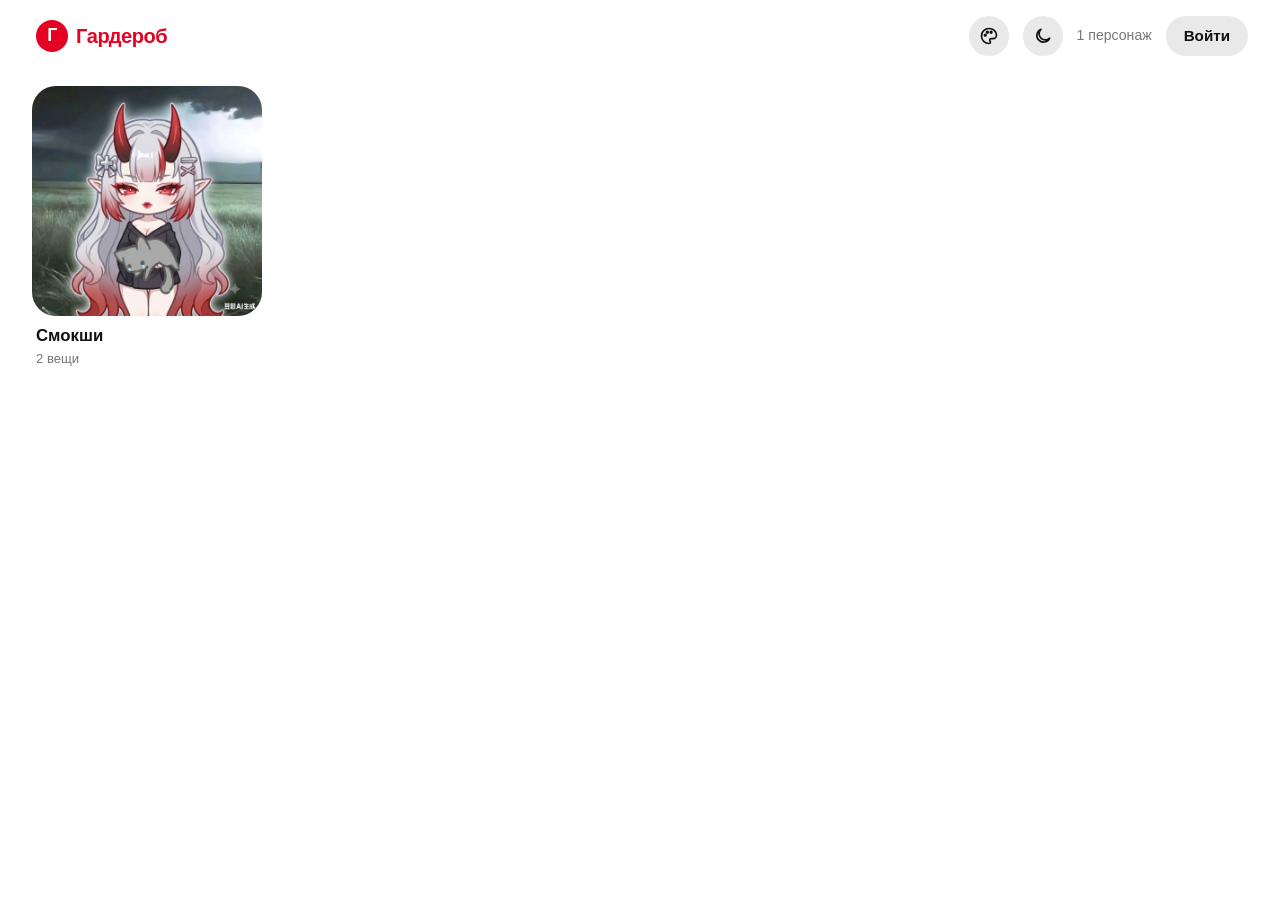
<file: index.html>
<!doctype html>
<html lang="ru">
<head>
  <meta charset="utf-8">
  <meta name="viewport" content="width=device-width, initial-scale=1">
  <meta name="theme-color" content="#ffffff">
  <meta name="robots" content="noindex">

  <title>Гардероб</title>
  <script>try{var t=localStorage.getItem('wardrobe-theme')||(matchMedia('(prefers-color-scheme:dark)').matches?'dark':'light');document.documentElement.dataset.theme=t;}catch(e){}try{var s=localStorage.getItem('wardrobe-style');document.documentElement.dataset.style=(s==='youtube'||s==='vk'||s==='icq')?s:'pinterest';}catch(e){document.documentElement.dataset.style='pinterest';}</script>
  <link rel="stylesheet" href="style.css?v=9">
</head>
<body>
  <header class="top">
    <div class="top-in">
      <h1 class="logo"><a href="./"><i>Г</i><b>Гардероб</b></a></h1>
      <label class="search" id="search" hidden>
        <svg viewBox="0 0 24 24" fill="none" stroke="currentColor" stroke-width="2.4" stroke-linecap="round" aria-hidden="true"><circle cx="10.5" cy="10.5" r="6.5"/><path d="M15.5 15.5L21 21"/></svg>
        <input class="find" id="q" type="search" placeholder="Найти вещь" aria-label="Поиск" autocomplete="off" spellcheck="false">
      </label>
      <div class="side"><div class="stylewrap"><button class="theme" id="style" type="button" aria-label="Стиль сайта" title="Стиль сайта" aria-haspopup="menu" aria-expanded="false"><svg viewBox="0 0 24 24" fill="none" stroke="currentColor" stroke-width="2" stroke-linecap="round" stroke-linejoin="round" aria-hidden="true"><path d="M12 3a9 9 0 1 0 0 18c1.1 0 1.8-.8 1.8-1.7 0-.5-.2-.9-.5-1.2-.3-.3-.5-.7-.5-1.2 0-.9.8-1.7 1.7-1.7H17a4 4 0 0 0 4-4C21 6.4 17 3 12 3z"/><circle cx="7.5" cy="11" r="1"/><circle cx="10" cy="7.5" r="1"/><circle cx="14.5" cy="7.5" r="1"/></svg></button><div class="menu" id="style-menu" role="menu" aria-label="Стиль сайта" hidden><p class="menu-h">Стиль сайта</p><button type="button" role="menuitemradio" data-pick="pinterest" aria-checked="true"><i class="ico ico-pin">P</i>Pinterest</button><button type="button" role="menuitemradio" data-pick="youtube" aria-checked="false"><i class="ico ico-yt"></i>YouTube</button><button type="button" role="menuitemradio" data-pick="vk" aria-checked="false"><i class="ico ico-vk">ВК</i>ВКонтакте 2010</button><button type="button" role="menuitemradio" data-pick="icq" aria-checked="false"><i class="ico ico-icq"></i>ICQ</button></div></div><button class="theme" id="theme" type="button" aria-label="Сменить тему" title="Светлая / тёмная тема"><svg class="moon" viewBox="0 0 24 24" fill="none" stroke="currentColor" stroke-width="2" stroke-linecap="round" stroke-linejoin="round" aria-hidden="true"><path d="M20 14.5A8 8 0 1 1 9.5 4a6.5 6.5 0 0 0 10.5 10.5z"/></svg><svg class="sun" viewBox="0 0 24 24" fill="none" stroke="currentColor" stroke-width="2" stroke-linecap="round" aria-hidden="true"><circle cx="12" cy="12" r="4"/><path d="M12 2v2M12 20v2M2 12h2M20 12h2M4.9 4.9l1.4 1.4M17.7 17.7l1.4 1.4M4.9 19.1l1.4-1.4M17.7 6.3l1.4-1.4"/></svg></button><p class="count" id="count"></p><nav><a href="admin.html">Войти</a></nav></div>
    </div>
  </header>

  <nav class="guide" id="guide" aria-label="Плейлисты"></nav>

  <div class="wrap" id="wrap">
    <div class="crumb" id="crumb" hidden>
      <a class="back" href="#">Все персонажи</a>
      <span class="pl-cover" id="pl-cover" hidden><img id="pl-img" alt=""></span>
      <h2 id="cname"></h2>
      <p class="pl-meta" id="pl-meta"></p>
      <p class="cnote" id="cnote" hidden></p>
    </div>

    <section class="watch" id="watch" aria-label="Просмотр" hidden></section>

    <section class="spectrum" id="spectrum" aria-label="Цвета в гардеробе" hidden>
      <div class="bar" id="bar"></div>
      <p class="spectrum-note" id="spec-note"></p>
    </section>

    <section class="controls" id="controls" aria-label="Фильтры" hidden>
      <div class="tabs" id="tabs" role="group" aria-label="Категории"></div>
      <div class="row2">
        <div class="seasons" id="seasons" role="group" aria-label="Сезон"></div>
        <select class="sort" id="sort" aria-label="Порядок">
          <option value="new">Сначала новые</option>
          <option value="old">Сначала старые</option>
          <option value="name">По названию</option>
        </select>
        <button class="rnd" id="rnd" type="button" title="Случайная вещь">Что надеть?</button>
        <button class="reset" id="reset" type="button" hidden>Сбросить</button>
      </div>
    </section>

    <main>
      <div class="grid" id="grid"></div>
      <div class="empty" id="empty" hidden></div>
    </main>

    <section class="wall" id="wall" aria-label="Стена" hidden></section>
  </div>

  <section class="icq" id="icq" aria-label="ICQ" hidden></section>

  <dialog id="modal" aria-label="Вещь">
    <form method="dialog"><button class="x" aria-label="Закрыть">×</button></form>
    <div id="modal-body"></div>
  </dialog>

  <script src="config.js?v=5"></script>
  <script src="smileys.js?v=1"></script>
  <script src="wall.js?v=4"></script>
  <script src="app.js?v=8"></script>
  <script src="icq.js?v=1"></script>
  <script src="theme.js?v=7"></script>
</body>
</html>
</file>
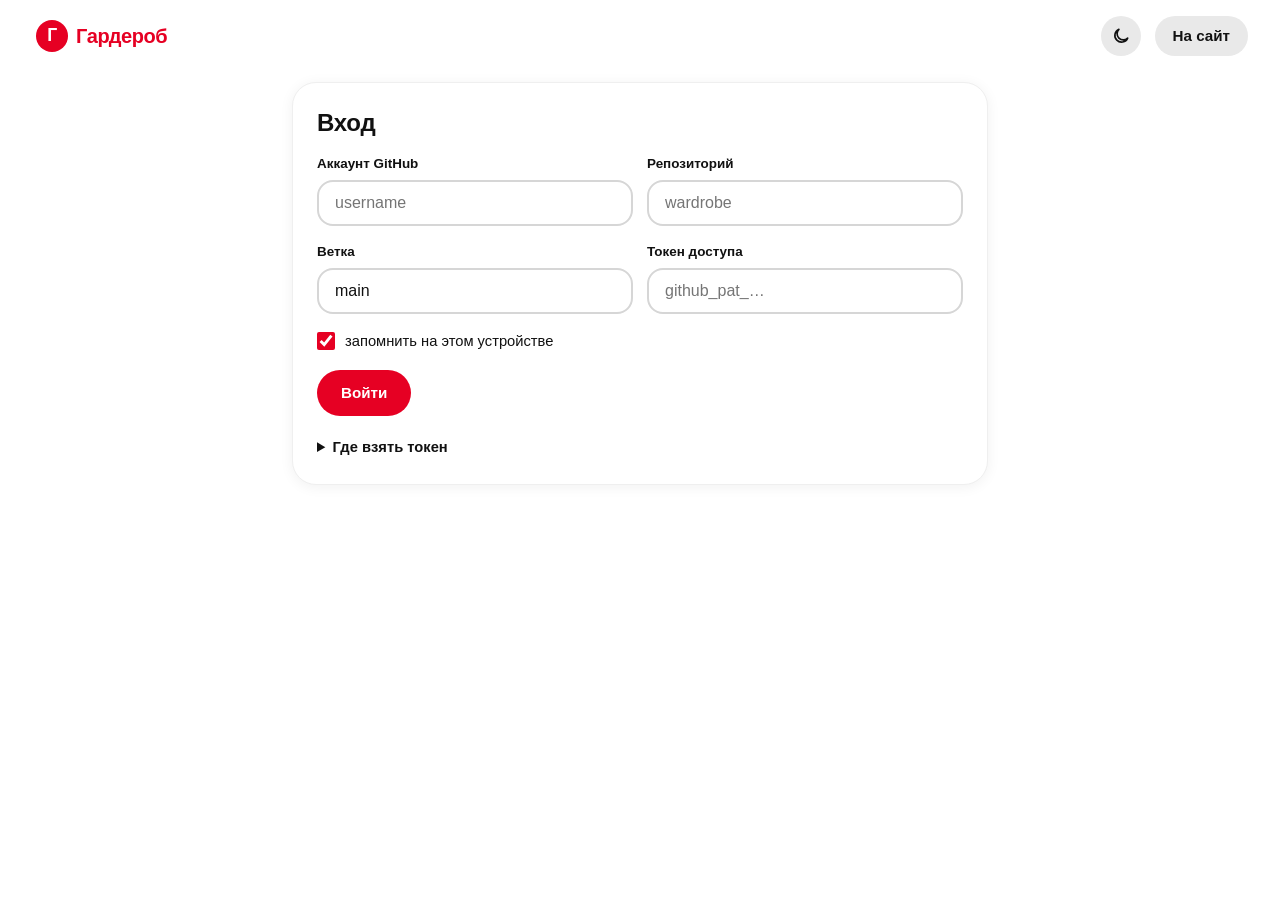
<file: admin.html>
<!doctype html>
<html lang="ru">
<head>
  <meta charset="utf-8">
  <meta name="viewport" content="width=device-width, initial-scale=1">
  <meta name="theme-color" content="#ffffff">
  <meta name="robots" content="noindex,nofollow">
  <title>Гардероб · админка</title>
  <script>try{var t=localStorage.getItem('wardrobe-theme')||(matchMedia('(prefers-color-scheme:dark)').matches?'dark':'light');document.documentElement.dataset.theme=t;}catch(e){}try{var s=localStorage.getItem('wardrobe-style');document.documentElement.dataset.style=(s==='youtube'||s==='vk')?s:'pinterest';}catch(e){document.documentElement.dataset.style='pinterest';}</script>
  <link rel="stylesheet" href="style.css?v=7">
</head>
<body>
  <header class="top">
    <div class="top-in">
      <h1 class="logo"><a href="./"><i>Г</i><b>Гардероб</b></a></h1>
      <div class="side"><button class="theme" id="theme" type="button" aria-label="Сменить тему" title="Светлая / тёмная тема"><svg class="moon" viewBox="0 0 24 24" fill="none" stroke="currentColor" stroke-width="2" stroke-linecap="round" stroke-linejoin="round" aria-hidden="true"><path d="M20 14.5A8 8 0 1 1 9.5 4a6.5 6.5 0 0 0 10.5 10.5z"/></svg><svg class="sun" viewBox="0 0 24 24" fill="none" stroke="currentColor" stroke-width="2" stroke-linecap="round" aria-hidden="true"><circle cx="12" cy="12" r="4"/><path d="M12 2v2M12 20v2M2 12h2M20 12h2M4.9 4.9l1.4 1.4M17.7 17.7l1.4 1.4M4.9 19.1l1.4-1.4M17.7 6.3l1.4-1.4"/></svg></button><nav><a href="./">На сайт</a></nav></div>
    </div>
  </header>

  <main class="admin">
    <p id="status" class="status" role="status" hidden></p>

    <!-- 1. ВХОД -->
    <section class="panel" id="p-connect">
      <h2>Вход</h2>
      <div class="two">
        <label class="field">Аккаунт GitHub<input id="owner" placeholder="username" autocapitalize="off" autocorrect="off"></label>
        <label class="field">Репозиторий<input id="repo" placeholder="wardrobe" autocapitalize="off" autocorrect="off"></label>
      </div>
      <div class="two">
        <label class="field">Ветка<input id="branch" value="main" autocapitalize="off"></label>
        <label class="field">Токен доступа<input id="token" type="password" placeholder="github_pat_…" autocomplete="off"></label>
      </div>
      <label class="check"><input type="checkbox" id="remember" checked> запомнить на этом устройстве</label>
      <div class="row"><button class="btn" id="connect" type="button">Войти</button></div>

      <details>
        <summary>Где взять токен</summary>
        <ol>
          <li>Открой <a href="https://github.com/settings/personal-access-tokens/new" target="_blank" rel="noopener">создание токена</a>.</li>
          <li>Repository access: <b>Only select repositories</b>, выбери репозиторий гардероба.</li>
          <li>Permissions, Repository permissions: <b>Contents: Read and write</b>.</li>
          <li>Generate token, скопируй и вставь сюда.</li>
        </ol>
        <p class="small">Токен лежит только в твоём браузере и уходит только на api.github.com. Без него страница ничего не умеет, поэтому посторонние ничего не изменят.</p>
      </details>
    </section>

    <!-- 2. ПЕРСОНАЖИ -->
    <section class="panel" id="p-chars" hidden>
      <h2 id="c-title">Персонажи</h2>
      <p class="small">Шаг 1. Создай персонажей: у каждого свой гардероб, на сайте он открывается по нажатию на карточку.</p>
      <ul class="list" id="clist"></ul>
      <form id="cform" autocomplete="off" style="margin-top:22px">
        <span class="lbl" id="c-form-title">Новый персонаж</span>
        <div class="cover-row">
          <div class="cover-prev" id="c-prev"></div>
          <div class="cover-side">
            <button class="btn ghost" id="c-add-img" type="button">Выбрать обложку</button>
            <input id="c-file" type="file" accept="image/*" hidden>
            <p class="small">Портрет или арт персонажа. Можно без обложки.</p>
          </div>
        </div>
        <label class="field" style="margin-top:18px">Имя<input id="c-name" required placeholder="Лилия"></label>
        <label class="field">Короткая подпись<input id="c-note" placeholder="Необязательно: кто она, откуда"></label>
        <div class="row">
          <button class="btn" id="c-submit" type="submit">Добавить персонажа</button>
          <button class="btn ghost" id="c-cancel" type="button" hidden>Отмена</button>
        </div>
      </form>
    </section>

    <!-- 3. КАТЕГОРИИ -->
    <section class="panel" id="p-cats" hidden>
      <h2>Категории</h2>
      <p class="small">Шаг 2. Создай категории один раз: потом при добавлении вещи они выбираются из списка. Они общие для всех персонажей.</p>
      <div class="chips" id="catlist"></div>
      <form id="catform" class="inline" autocomplete="off">
        <input id="cat-new" placeholder="Новая категория, например Корсеты" aria-label="Новая категория">
        <button class="btn" type="submit">Добавить</button>
      </form>
    </section>

    <!-- 4. ДОБАВИТЬ -->
    <section class="panel" id="p-add" hidden>
      <h2 id="form-title">Новая вещь</h2>
      <p class="small" style="margin:-8px 0 18px">Шаг 3. Выбери персонажа и категорию из созданных выше.</p>
      <form id="form" autocomplete="off">
        <div class="imgs">
          <span class="lbl">Фото. Первое станет обложкой, чтобы выбрать другое, нажми на него.</span>
          <div class="thumbs" id="thumbs"></div>
          <button class="btn ghost" id="add-img" type="button">Добавить фото</button>
          <input id="f-files" type="file" accept="image/*" multiple hidden>
          <p class="small">До 8 фото. Перед загрузкой сжимаются в webp.</p>
        </div>

        <label class="field" style="margin-top:22px">Название<input id="f-name" required placeholder="Чёрный свитер оверсайз"></label>

        <div class="two">
          <label class="field">Персонаж<select id="f-char" required></select></label>
          <label class="field">Категория<select id="f-cat" required></select></label>
        </div>
        <p class="small" id="f-hint" hidden></p>

        <div class="pick">
          <span class="lbl">Цвет. До двух, первый считается основным.</span>
          <div class="palette" id="palette"></div>
        </div>

        <div class="pick">
          <span class="lbl">Сезон</span>
          <div class="pills" id="seasons"></div>
        </div>

        <label class="field">Теги через запятую<input id="f-tags" placeholder="оверсайз, шерсть"></label>
        <div class="sug" id="sug"></div>

        <label class="field">Заметка<textarea id="f-note" rows="3" placeholder="Бренд, размер, где куплено, как стирать"></textarea></label>

        <div class="row">
          <button class="btn" id="submit" type="submit">Добавить в гардероб</button>
          <button class="btn ghost" id="cancel" type="button" hidden>Отмена</button>
        </div>
      </form>
    </section>

    <!-- 5. СПИСОК -->
    <section class="panel" id="p-list" hidden>
      <h2>В гардеробе <span id="n" class="small"></span></h2>
      <ul class="list" id="list"></ul>
      <p class="small">После сохранения сайт обновляется примерно через минуту.</p>
    </section>
  </main>

  <script src="config.js?v=3"></script>
  <script src="admin.js?v=3"></script>
  <script src="theme.js?v=6"></script>
</body>
</html>
</file>
<file: style.css>
/* ============================================================
   ГАРДЕРОБ — в стиле Pinterest
   белый фон, красный акцент, скруглённые карточки, масонри-лента
   ============================================================ */

/* ---------- основа ---------- */
:root{
  --paper:#fff;
  --elev:#fff;            /* карточки, поля, модалка */
  --surface:#f5f5f5;
  --chip:#e9e9e9;
  --chip-h:#dcdcdc;
  --ink:#111;
  --on-ink:#fff;
  --mute:#767676;
  --line:#efefef;
  --edge:#d6d6d6;
  --focus:#0074e8;
  --top-bg:rgba(255,255,255,.94);
  --note:#333;

  --red:#e60023;
  --red-d:#ad081b;
  --glow:rgba(230,0,35,.28);
  --on-red:#fff;

  --indigo:var(--red);    /* главный акцент (это имя читает админка) */
  --on-indigo:var(--on-red);
  --ok:#0a7f3f;
  --err:#cc0000;

  --r:16px;               /* радиус карточек */
  --gap:16px;

  --ui:-apple-system,BlinkMacSystemFont,'Segoe UI',Roboto,'Helvetica Neue',Helvetica,Arial,sans-serif;
  --display:var(--ui);    /* админка читает это имя */
  --jp:var(--ui);
}
/* тёмная тема: data-theme ставит скрипт в <head> */
:root[data-theme="dark"]{
  color-scheme:dark;
  --paper:#111;
  --elev:#1c1c1c;
  --surface:#191919;
  --chip:#2b2b2b;
  --chip-h:#3b3b3b;
  --ink:#f2f2f2;
  --on-ink:#111;
  --mute:#a3a3a3;
  --line:#2a2a2a;
  --edge:#454545;
  --focus:#5aa9ff;
  --top-bg:rgba(17,17,17,.92);
  --note:#d2d2d2;
}
*{box-sizing:border-box;margin:0;padding:0}
html{color-scheme:light;scroll-behavior:smooth}
body{
  min-height:100vh;
  background:var(--paper);
  color:var(--ink);
  font:400 16px/1.5 var(--ui);
  -webkit-font-smoothing:antialiased;
  overflow-x:clip;
}
a{color:inherit}
button,input,select,textarea{font:inherit;color:inherit}
button{cursor:pointer}
:focus-visible{outline:3px solid var(--focus);outline-offset:2px}
::selection{background:var(--red);color:var(--on-red)}
[hidden]{display:none!important}
.wrap{position:relative;max-width:1800px;margin:0 auto;padding:0 clamp(8px,2.5vw,32px)}
.wrap.narrow{max-width:760px;padding:0 clamp(16px,4vw,32px)}

/* ---------- шапка ---------- */
.top{position:sticky;top:0;z-index:30;background:var(--top-bg);backdrop-filter:saturate(1.4) blur(14px)}
.top-in{display:flex;align-items:center;gap:12px;max-width:1800px;height:72px;margin:0 auto;padding:0 clamp(12px,2.5vw,32px)}
.logo{flex:none;font-size:inherit;font-weight:inherit}
.logo a{display:inline-flex;align-items:center;gap:8px;padding:6px 10px 6px 4px;border-radius:999px;color:var(--red);text-decoration:none;font-size:1.25rem;font-weight:700;letter-spacing:-.02em;transition:background .15s}
.logo a:hover{background:var(--chip)}
.logo i{display:grid;place-items:center;width:32px;height:32px;border-radius:50%;background:var(--red);color:var(--on-red);font:700 1.1rem/1 var(--ui);font-style:normal}
.search{position:relative;flex:1;min-width:0}
.search svg{position:absolute;left:18px;top:50%;translate:0 -50%;width:18px;height:18px;color:var(--mute);pointer-events:none}
.find{display:block;width:100%;height:48px;padding:0 20px 0 46px;border:2px solid transparent;border-radius:999px;background:var(--chip);color:var(--ink);outline:0;transition:background .15s,border-color .15s}
.find::placeholder{color:var(--mute);opacity:1}
.find:hover{background:var(--chip-h)}
.find:focus{background:var(--elev);border-color:var(--focus)}
.find::-webkit-search-cancel-button{cursor:pointer}
.side{display:flex;align-items:center;gap:14px;margin-left:auto}
.count{color:var(--mute);font-size:.88rem;font-weight:500;white-space:nowrap}
.count:empty{display:none}
.top nav a{display:inline-flex;align-items:center;height:40px;padding:0 18px;border-radius:999px;background:var(--chip);color:var(--ink);text-decoration:none;font-size:.95rem;font-weight:600;transition:background .15s}
.top nav a:hover{background:var(--chip-h)}

.theme{display:grid;place-items:center;flex:none;width:40px;height:40px;border:0;border-radius:50%;background:var(--chip);color:var(--ink);transition:background .15s}
.theme:hover{background:var(--chip-h)}
.theme svg{width:20px;height:20px}
.theme .sun{display:none}
:root[data-theme="dark"] .theme .sun{display:block}
:root[data-theme="dark"] .theme .moon{display:none}

/* ---------- страница персонажа ---------- */
.crumb{display:flex;flex-direction:column;align-items:center;gap:6px;padding:18px 0 4px;text-align:center}
.back{align-self:flex-start;display:inline-flex;align-items:center;gap:8px;height:40px;padding:0 16px 0 12px;border-radius:999px;background:var(--chip);color:var(--ink);text-decoration:none;font-size:.9rem;font-weight:600;transition:background .15s}
.back::before{content:"←";font-size:1.1rem;line-height:1}
.back:hover{background:var(--chip-h)}
.crumb h2{margin-top:4px;font:700 clamp(1.9rem,5vw,2.6rem)/1.15 var(--ui);letter-spacing:-.02em}
.cnote{max-width:34em;color:var(--mute);font-size:1rem}

/* ---------- цветовая лента ---------- */
.spectrum{padding:18px 0 4px}
.bar{display:flex;height:44px;gap:4px}
.bar.reveal{animation:sweep .9s cubic-bezier(.3,.7,.2,1) both}
@keyframes sweep{from{clip-path:inset(0 100% 0 0 round 999px)}to{clip-path:inset(0 0 0 0 round 999px)}}
.seg{flex:var(--n) 1 0%;min-width:14px;border:0;border-radius:999px;padding:0 14px;display:flex;align-items:center;text-align:left;font-size:.78rem;line-height:1.1;color:#fff;box-shadow:inset 0 0 0 1px rgba(0,0,0,.06);transition:opacity .2s,transform .15s}
.seg.lt{color:#111}
.seg:hover{transform:translateY(-2px)}
.seg .l{display:none}
.seg.wide .l{display:flex;align-items:baseline;gap:6px;white-space:nowrap;overflow:hidden}
.seg .l b{font-weight:600;font-size:.82rem}
.bar.has-sel .seg:not(.on){opacity:.3}
.seg.on{box-shadow:inset 0 0 0 3px var(--ink)}
.seg:focus-visible{outline-offset:2px}
.spectrum-note{margin-top:10px;text-align:center;color:var(--mute);font-size:.88rem}
.spectrum-note:empty{display:none}

/* ---------- фильтры ---------- */
.controls{display:grid;gap:12px;padding:14px 0 6px}
.tabs{display:flex;gap:8px;overflow-x:auto;padding:2px 0 6px;scrollbar-width:none}
.tabs::-webkit-scrollbar{display:none}
.tab{flex:none;height:40px;padding:0 16px;border:0;border-radius:999px;background:var(--chip);color:var(--ink);font-size:.95rem;font-weight:600;white-space:nowrap;transition:background .15s,color .15s}
.tab .n{margin-left:6px;font-size:.78rem;font-weight:500;opacity:.55}
.tab:hover{background:var(--chip-h)}
.tab.on{background:var(--ink);color:var(--on-ink)}
.tab.on .n{opacity:.7}
.row2{display:flex;flex-wrap:wrap;align-items:center;gap:8px}
.seasons{display:flex;flex-wrap:wrap;gap:8px}
.pill{height:36px;padding:0 14px;border:1px solid var(--edge);border-radius:999px;background:var(--elev);color:var(--ink);font-size:.88rem;font-weight:600;transition:background .15s,color .15s,border-color .15s}
.pill:hover{background:var(--surface)}
.pill.on{background:var(--ink);border-color:var(--ink);color:var(--on-ink)}
.sort{margin-left:auto;height:40px;padding:0 14px;border:0;border-radius:999px;background:var(--chip);font-size:.9rem;font-weight:600;cursor:pointer;transition:background .15s}
.sort:hover{background:var(--chip-h)}
.sort option{background:var(--elev);color:var(--ink)}
.reset,.rnd{height:40px;padding:0 18px;border:0;border-radius:999px;font-size:.9rem;font-weight:600;transition:background .15s,transform .1s}
.rnd{background:var(--red);color:var(--on-red)}
.rnd:hover{background:var(--red-d)}
.reset{background:var(--chip);color:var(--ink)}
.reset:hover{background:var(--chip-h)}
.rnd:active,.reset:active{transform:scale(.97)}

/* ---------- лента (масонри) ---------- */
.grid{columns:2;column-gap:8px;padding:14px 0 80px}
@media (min-width:600px){.grid{columns:3;column-gap:var(--gap)}}
@media (min-width:960px){.grid{columns:4}}
@media (min-width:1280px){.grid{columns:5}}
@media (min-width:1640px){.grid{columns:6}}
.item{
  position:relative;display:block;width:100%;margin:0 0 var(--gap);padding:0;border:0;background:none;
  text-align:left;color:var(--ink);text-decoration:none;break-inside:avoid;
  animation:rise .5s cubic-bezier(.2,.8,.2,1) calc(var(--i,0) * 40ms) backwards;
}
@media (max-width:599px){.item{margin-bottom:12px}}
@keyframes rise{from{opacity:0;transform:translateY(14px)}}
.item:focus-visible{outline-offset:4px;border-radius:var(--r)}
.ph{position:relative;display:block;overflow:hidden;border-radius:var(--r);background:var(--chip);cursor:zoom-in}
.ph img{display:block;width:100%;height:auto}
.ph::after{content:"";position:absolute;inset:0;background:rgba(0,0,0,.36);opacity:0;transition:opacity .2s;pointer-events:none}
.item:hover .ph::after,.item:focus-visible .ph::after{opacity:1}
.ph .pin{position:absolute;z-index:2;top:12px;right:12px;height:40px;padding:0 16px;display:inline-flex;align-items:center;border-radius:999px;background:var(--red);color:var(--on-red);font-size:.9rem;font-weight:600;opacity:0;translate:0 -4px;transition:opacity .2s,translate .2s,background .15s}
.item:hover .pin,.item:focus-visible .pin{opacity:1;translate:0 0}
.ph .pin:hover{background:var(--red-d)}
.ph.noimg{display:grid;place-items:center;aspect-ratio:3/4;font:700 3rem var(--ui);color:rgba(0,0,0,.55)}
.ph .cnt{position:absolute;z-index:2;left:10px;bottom:10px;padding:2px 10px;border-radius:999px;background:rgba(255,255,255,.92);color:#111;font-size:.78rem;font-weight:600}
.nm{display:block;margin:8px 4px 0;font-size:.92rem;font-weight:600;line-height:1.25;text-wrap:balance;overflow-wrap:anywhere}
.sub{display:flex;align-items:center;justify-content:space-between;gap:10px;margin:5px 4px 0;min-height:16px}
.dots{display:inline-flex;align-items:center}
.dot{width:14px;height:14px;border-radius:50%;border:1px solid rgba(0,0,0,.18);margin-right:-4px;box-shadow:0 0 0 2px var(--paper)}
.dots .dot:last-child{margin-right:0}
.ssn{min-width:0;overflow:hidden;text-overflow:ellipsis;white-space:nowrap;color:var(--mute);font-size:.78rem}
.new{position:absolute;z-index:3;top:10px;left:10px;height:24px;padding:0 10px;display:inline-flex;align-items:center;border-radius:999px;background:var(--red);color:var(--on-red);font-size:.72rem;font-weight:700;letter-spacing:.02em;pointer-events:none}

/* карточка персонажа на главной — «доска» */
a.item.char{display:flex;flex-direction:column;text-decoration:none}
.item.char .kicker{order:2}
.item.char .cnote{order:3}
.item.char .ph{border-radius:24px}
.item.char .nm{margin-top:10px;font-size:1.05rem;font-weight:700}
.item.char .kicker{display:block;margin:2px 4px 0;color:var(--mute);font-size:.82rem}
.item.char .cnote{display:block;margin:4px 4px 0;font-size:.86rem;line-height:1.35;color:var(--mute)}

.empty{padding:70px 0 100px;max-width:30em;margin:0 auto;text-align:center}
.empty h2{font:700 clamp(1.5rem,4vw,2rem)/1.2 var(--ui);letter-spacing:-.01em;margin-bottom:10px}
.empty p{color:var(--mute);margin-bottom:20px}
.empty a,.empty button{display:inline-flex;align-items:center;height:44px;padding:0 24px;border:0;border-radius:999px;background:var(--red);color:var(--on-red);text-decoration:none;font-size:.95rem;font-weight:600}
.empty a:hover,.empty button:hover{background:var(--red-d)}

/* ---------- карточка вещи (как закрытый пин) ---------- */
dialog{margin:auto;width:100%;max-width:min(1016px,94vw);max-height:92vh;overflow:auto;padding:0;border:0;border-radius:32px;background:var(--elev);color:var(--ink);box-shadow:0 12px 60px rgba(0,0,0,.28)}
dialog[open]{animation:pop .3s cubic-bezier(.2,.8,.2,1)}
@keyframes pop{from{opacity:0;transform:translateY(16px) scale(.98)}}
dialog::backdrop{background:rgba(0,0,0,.6)}
.x{position:absolute;top:14px;right:14px;z-index:5;width:44px;height:44px;border:0;border-radius:50%;background:var(--elev);color:var(--ink);font-size:1.6rem;line-height:1;box-shadow:0 2px 10px rgba(0,0,0,.2);transition:background .15s}
.x:hover{background:var(--chip)}
.m{display:grid;grid-template-columns:minmax(0,1.1fr) minmax(0,1fr)}
.gal{min-width:0;background:var(--surface)}
.gm{display:grid;place-items:center;min-height:min(70vh,640px);padding:20px}
.gm img{display:block;max-width:100%;max-height:76vh;object-fit:contain;border-radius:24px}
.strip{display:flex;gap:10px;padding:0 20px 20px;overflow-x:auto}
.th{flex:0 0 64px;aspect-ratio:3/4;padding:0;border:2px solid transparent;border-radius:12px;overflow:hidden;background:var(--chip);opacity:.7;transition:opacity .15s,border-color .15s}
.th:hover{opacity:1}
.th img{display:block;width:100%;height:100%;object-fit:cover}
.th.on{opacity:1;border-color:var(--ink)}
.info{padding:56px 32px 28px;display:flex;flex-direction:column;gap:16px}
.info h2{font:700 clamp(1.7rem,3vw,2.2rem)/1.15 var(--ui);letter-spacing:-.02em;padding-right:36px}
.info .cat{align-self:flex-start;margin-top:-6px;padding:4px 12px;border-radius:999px;background:var(--chip);font-size:.82rem;font-weight:600}
.facts{display:grid;grid-template-columns:auto 1fr;gap:10px 20px;font-size:.95rem;padding-top:16px;border-top:1px solid var(--line)}
.facts dt{color:var(--mute);font-size:.84rem;font-weight:600;padding-top:.1em}
.facts .sw-line{display:flex;flex-wrap:wrap;align-items:center;gap:6px 14px}
.facts .sw-line span{display:inline-flex;align-items:center;gap:8px}
.facts .dot{width:16px;height:16px;margin:0;box-shadow:none}
.note{white-space:pre-wrap;padding:14px 16px;border-radius:16px;background:var(--surface);font-size:.95rem;line-height:1.55;color:var(--note)}
.mnav{display:flex;gap:10px;margin-top:auto;padding-top:12px}
.mnav button{flex:1;height:48px;border:0;border-radius:999px;background:var(--chip);font-size:.95rem;font-weight:600;transition:background .15s}
.mnav button:hover{background:var(--chip-h)}
.mnav button[data-d="1"]{background:var(--red);color:var(--on-red)}
.mnav button[data-d="1"]:hover{background:var(--red-d)}
@media (max-width:760px){
  dialog{border-radius:24px}
  .m{grid-template-columns:1fr}
  .gm{min-height:0;padding:64px 16px 12px}
  .gm img{max-height:58vh}
  .info{padding:20px 20px 24px}
}

/* ---------- телефон ---------- */
@media (max-width:600px){
  .top-in{height:64px;gap:8px}
  .logo b{display:none}
  .logo a{padding:4px}
  .count{display:none}
  .seg.wide .l{display:none}
  .bar{height:36px}
  .sort{margin-left:0}
  .crumb{padding-top:10px}
}

/* ---------- админка ---------- */
.admin{position:relative;max-width:760px;margin:0 auto;padding:10px clamp(16px,4vw,32px) 90px}
.admin h2{font:700 1.5rem/1.2 var(--ui);letter-spacing:-.01em;margin-bottom:16px}
.panel{margin-bottom:24px;padding:26px 24px;background:var(--elev);border:1px solid var(--line);border-radius:24px;box-shadow:0 2px 14px rgba(0,0,0,.06)}
.status{margin:6px 0 20px;padding:14px 18px;border-radius:16px;background:var(--surface);font-size:.94rem}
.status.ok{background:#e6f5ec;color:#0a5c2e}
.status.err{background:#fde8e8;color:#9e1212}
:root[data-theme="dark"] .status.ok{background:#14301f;color:#8fe0ae}
:root[data-theme="dark"] .status.err{background:#3a1717;color:#ff9a9a}
.two{display:grid;grid-template-columns:1fr 1fr;gap:14px}
@media (max-width:560px){.two{grid-template-columns:1fr}.panel{padding:22px 16px}}
.field{display:block;margin-bottom:16px;font-size:.84rem;font-weight:600;color:var(--ink)}
.field input,.field textarea,.field select{display:block;width:100%;margin-top:6px;padding:12px 16px;border:2px solid var(--edge);border-radius:16px;background:var(--elev);color:var(--ink);font:400 1rem var(--ui);outline:0;transition:border-color .15s}
.field input:focus,.field textarea:focus,.field select:focus{border-color:var(--focus)}
.field textarea{resize:vertical}
.check{display:flex;align-items:center;gap:10px;margin-bottom:14px;font-size:.92rem}
.check input{width:18px;height:18px;accent-color:var(--red)}
.lbl{display:block;margin-bottom:8px;font-size:.84rem;font-weight:600;color:var(--ink)}
.small{font-size:.86rem;color:var(--mute);margin-top:8px}
.btn{height:46px;padding:0 24px;border:0;border-radius:999px;background:var(--red);color:var(--on-red);font-size:.95rem;font-weight:600;transition:background .15s}
.btn:hover{background:var(--red-d)}
.btn.ghost{background:var(--chip);color:var(--ink)}
.btn.ghost:hover{background:var(--chip-h)}
.btn:disabled{opacity:.45;cursor:default}
.row{display:flex;flex-wrap:wrap;gap:10px;margin-top:18px}
details{margin-top:20px;font-size:.92rem;color:var(--mute)}
details summary{cursor:pointer;color:var(--ink);font-weight:600}
details ol{margin:10px 0 10px 1.3em}
details a{color:var(--red)}
.pick{margin-bottom:18px}
.palette{display:flex;flex-wrap:wrap;gap:12px}
.sw{position:relative;width:38px;height:38px;border-radius:50%;border:1px solid rgba(0,0,0,.18);padding:0;transition:transform .15s}
.sw:hover{transform:scale(1.1)}
.sw[aria-pressed="true"]{outline:3px solid var(--ink);outline-offset:2px}
.sw[data-o]::after{content:attr(data-o);position:absolute;right:-7px;top:-7px;width:18px;height:18px;border-radius:50%;background:var(--red);color:var(--on-red);font-size:.7rem;font-weight:700;line-height:18px;text-align:center}
.pills{display:flex;flex-wrap:wrap;gap:8px}
.sug{display:flex;flex-wrap:wrap;gap:6px;margin:-4px 0 16px}
.sug button{height:32px;padding:0 14px;border:0;border-radius:999px;background:var(--chip);color:var(--ink);font-size:.84rem;font-weight:500;transition:background .15s}
.sug button:hover{background:var(--chip-h)}
.thumbs{display:grid;grid-template-columns:repeat(auto-fill,minmax(92px,1fr));gap:12px;margin-bottom:14px}
.thumbs:empty{display:none}
.tb{position:relative;aspect-ratio:3/4;border-radius:12px;overflow:hidden;background:var(--chip);cursor:pointer}
.tb img{display:block;width:100%;height:100%;object-fit:cover}
.tb.first{outline:3px solid var(--ink);outline-offset:2px}
.tb.first::after{content:'обложка';position:absolute;left:0;right:0;bottom:0;padding:3px 0;text-align:center;font-size:.7rem;font-weight:600;background:var(--ink);color:var(--on-ink)}
.tb .rm{position:absolute;top:5px;right:5px;width:26px;height:26px;border:0;border-radius:50%;background:rgba(255,255,255,.92);color:#111;font-size:1.1rem;line-height:1}
.tb .rm:hover{background:var(--red);color:var(--on-red)}
.chips{display:flex;flex-wrap:wrap;gap:8px;margin:16px 0 18px}
.chip{display:inline-flex;align-items:center;gap:8px;padding:4px 6px 4px 14px;border-radius:999px;background:var(--chip);font-size:.92rem;font-weight:600}
.chip i{font-size:.74rem;font-style:normal;font-weight:500;color:var(--mute)}
.chip button{width:26px;height:26px;border:0;border-radius:50%;background:none;color:var(--mute);font-size:1.1rem;line-height:1;transition:background .15s,color .15s}
.chip button:hover{background:var(--red);color:var(--on-red)}
.inline{display:flex;gap:10px;flex-wrap:wrap}
.inline input{flex:1 1 220px;min-width:0;padding:12px 16px;border:2px solid var(--edge);border-radius:16px;background:var(--elev);color:var(--ink);outline:0;transition:border-color .15s}
.inline input:focus{border-color:var(--focus)}
.cover-row{display:flex;gap:20px;align-items:center;flex-wrap:wrap}
.cover-prev{width:104px;aspect-ratio:3/4;display:grid;place-items:center;border:2px dashed var(--edge);border-radius:16px;background:var(--surface);overflow:hidden;color:var(--mute);font-size:.74rem;text-align:center}
.cover-prev img{display:block;width:100%;height:100%;object-fit:cover}
.list{list-style:none}
.list li{display:flex;align-items:center;gap:12px;padding:12px 0;border-bottom:1px solid var(--line)}
.list .t{flex:1;min-width:0}
.list .t b{display:block;font-weight:600;overflow:hidden;text-overflow:ellipsis;white-space:nowrap}
.list .t span{font-size:.82rem;color:var(--mute)}
.list .pre{width:44px;height:58px;border-radius:10px;object-fit:cover;background:var(--chip);flex:none}
.list button{height:34px;padding:0 14px;border:0;border-radius:999px;background:var(--chip);font-size:.84rem;font-weight:600;transition:background .15s}
.list button:hover{background:var(--chip-h)}
.list .del{color:var(--err)}
.list .del:hover{background:var(--red);color:var(--on-red)}
.list .none{display:block;color:var(--mute);border:0}

/* ============================================================
   ПЕРЕКЛЮЧАТЕЛЬ СТИЛЯ (Pinterest / YouTube)
   <html data-style="pinterest|youtube">, выбор хранится в localStorage
   ============================================================ */
.stylewrap{position:relative;display:flex}
.menu{position:absolute;z-index:50;right:0;top:calc(100% + 10px);width:max-content;min-width:220px;padding:8px;border:1px solid var(--line);border-radius:16px;background:var(--elev);box-shadow:0 8px 32px rgba(0,0,0,.22)}
.menu-h{padding:8px 12px 6px;color:var(--mute);font-size:.78rem;font-weight:600}
.menu button{display:flex;align-items:center;gap:12px;width:100%;height:44px;padding:0 12px;border:0;border-radius:10px;background:none;color:var(--ink);font-size:.95rem;font-weight:600;text-align:left}
.menu button:hover{background:var(--chip)}
.menu button[aria-checked="true"]::after{content:"✓";margin-left:auto;padding-left:16px}
.ico{display:grid;place-items:center;flex:none;width:28px;height:28px;font-style:normal}
.ico-pin{border-radius:50%;background:#e60023;color:#fff;font:700 .95rem/1 var(--ui)}
.ico-yt{height:20px;margin:4px 0;border-radius:6px;background:#f00}
.ico-yt::before{content:"";margin-left:2px;border-style:solid;border-width:5px 0 5px 8px;border-color:transparent transparent transparent #fff}

/* поля карточки, которые видны только в стиле YouTube */
.av,.cl{display:none}
.sub .dots{order:-1}
@media (max-width:600px){.side{gap:8px}}

/* ============================================================
   СТИЛЬ «YOUTUBE»
   белый или почти чёрный фон, превью 16:9, аватарка и две строки под ним
   ============================================================ */
:root[data-style="youtube"]{
  --paper:#fff;
  --elev:#fff;
  --surface:#f2f2f2;
  --chip:#f2f2f2;
  --chip-h:#e5e5e5;
  --ink:#0f0f0f;
  --on-ink:#fff;
  --mute:#606060;
  --line:#e5e5e5;
  --edge:#ccc;
  --focus:#065fd4;
  --top-bg:#fff;
  --note:#0f0f0f;
  --red:#065fd4;          /* акцент: синий YouTube; красным остаётся только логотип */
  --red-d:#0b4ea2;
  --glow:rgba(6,95,212,.28);
  --on-red:#fff;
  --r:12px;
  --ui:Roboto,'Segoe UI',Arial,'Helvetica Neue',sans-serif;
}
:root[data-style="youtube"][data-theme="dark"]{
  --paper:#0f0f0f;
  --elev:#212121;
  --surface:#272727;
  --chip:#272727;
  --chip-h:#3f3f3f;
  --ink:#f1f1f1;
  --on-ink:#0f0f0f;
  --mute:#aaa;
  --line:#303030;
  --edge:#303030;
  --focus:#3ea6ff;
  --top-bg:#0f0f0f;
  --note:#f1f1f1;
  --red:#3ea6ff;
  --red-d:#65b8ff;
  --glow:rgba(62,166,255,.28);
  --on-red:#0f0f0f;
}

/* шапка */
:root[data-style="youtube"] .top{backdrop-filter:none}
:root[data-style="youtube"] .top-in{height:56px;gap:16px}
:root[data-style="youtube"] .logo{flex:1 1 0}
:root[data-style="youtube"] .logo a{gap:4px;padding:0 8px 0 4px;border-radius:8px;color:var(--ink);font-size:1.15rem;letter-spacing:-.04em}
:root[data-style="youtube"] .logo a:hover{background:none}
:root[data-style="youtube"] .logo i{width:30px;height:21px;border-radius:6px;background:#f00;font-size:0}
:root[data-style="youtube"] .logo i::before{content:"";margin-left:2px;border-style:solid;border-width:5px 0 5px 8px;border-color:transparent transparent transparent #fff}
:root[data-style="youtube"] .search{flex:0 1 640px}
:root[data-style="youtube"] .find{height:40px;padding:0 76px 0 20px;border:1px solid var(--edge);background:var(--paper)}
:root[data-style="youtube"] .find:hover{background:var(--paper)}
:root[data-style="youtube"] .find:focus{background:var(--paper);border-color:var(--focus)}
:root[data-style="youtube"] .search svg{left:auto;right:0;top:0;translate:none;width:64px;height:40px;padding:10px 21px;border:1px solid var(--edge);border-radius:0 40px 40px 0;background:var(--chip);color:var(--ink)}
:root[data-style="youtube"] .side{flex:1 1 0;justify-content:flex-end;margin-left:0;gap:8px}
:root[data-style="youtube"] .theme{background:none}
:root[data-style="youtube"] .theme:hover{background:var(--chip)}
:root[data-style="youtube"] .top nav a{height:36px;padding:0 14px;border:1px solid var(--edge);border-radius:18px;background:none;color:var(--red);font-size:.875rem;font-weight:500}
:root[data-style="youtube"] .top nav a:hover{background:var(--chip)}

/* страница персонажа, ленты цветов и фильтры */
:root[data-style="youtube"] .crumb{align-items:flex-start;padding:16px 0 0;text-align:left}
:root[data-style="youtube"] .crumb h2{font-size:clamp(1.5rem,4vw,2rem);letter-spacing:-.01em}
:root[data-style="youtube"] .cnote{max-width:46em}
:root[data-style="youtube"] .back{height:32px;padding:0 14px 0 10px;border-radius:8px;font-size:.875rem;font-weight:500}
:root[data-style="youtube"] .bar{height:40px;gap:2px}
:root[data-style="youtube"] .seg{border-radius:8px}
:root[data-style="youtube"] .spectrum-note{text-align:left}
:root[data-style="youtube"] .controls{gap:10px;padding:12px 0 0}
:root[data-style="youtube"] .tab,
:root[data-style="youtube"] .pill,
:root[data-style="youtube"] .sort,
:root[data-style="youtube"] .rnd,
:root[data-style="youtube"] .reset{height:32px;padding:0 12px;border-radius:8px;font-size:.875rem;font-weight:500}
:root[data-style="youtube"] .pill{border:0;background:var(--chip)}
:root[data-style="youtube"] .pill:hover{background:var(--chip-h)}
:root[data-style="youtube"] .pill.on{background:var(--ink);color:var(--on-ink)}
:root[data-style="youtube"] .empty a,
:root[data-style="youtube"] .empty button{height:40px;padding:0 20px;border-radius:18px;font-weight:500}

@media (max-width:600px){
  :root[data-style="youtube"] .top-in{gap:8px}
  :root[data-style="youtube"] .logo,
  :root[data-style="youtube"] .side{flex:none}
  :root[data-style="youtube"] .search{flex:1 1 0}
  :root[data-style="youtube"] .search svg{width:52px;padding:10px 16px}
  :root[data-style="youtube"] .find{padding-right:60px}
  :root[data-style="youtube"] .side{gap:2px;margin-left:auto}
  :root[data-style="youtube"] .top nav a{padding:0 10px}
}

/* лента: ровная сетка, как на главной YouTube */
:root[data-style="youtube"] .grid{
  display:grid;columns:auto;
  grid-template-columns:repeat(auto-fill,minmax(min(100%,290px),1fr));
  gap:36px 16px;padding:20px 0 80px;
}
:root[data-style="youtube"] .item{margin:0;break-inside:auto}

/* превью 16:9: фото целиком по центру на размытой копии самого себя */
:root[data-style="youtube"] .ph{
  aspect-ratio:16/9!important;isolation:isolate;
  border-radius:var(--r);background:var(--chip);cursor:pointer;
  transition:border-radius .2s;
}
:root[data-style="youtube"] .item:hover .ph,
:root[data-style="youtube"] .item:focus-visible .ph{border-radius:0}
:root[data-style="youtube"] .item.char .ph{border-radius:var(--r)}
:root[data-style="youtube"] .item.char:hover .ph{border-radius:0}
:root[data-style="youtube"] .ph::before{
  content:"";position:absolute;inset:-24px;z-index:-1;
  background:var(--bg,none) center/cover no-repeat;
  filter:blur(20px) saturate(1.15) brightness(.85);
}
:root[data-style="youtube"] .ph.noimg::before{display:none}
:root[data-style="youtube"] .ph::after{display:none}
:root[data-style="youtube"] .ph img{position:absolute;inset:0;width:100%;height:100%;object-fit:contain}
:root[data-style="youtube"] .ph.noimg{font-size:2.2rem}
:root[data-style="youtube"] .ph .pin{display:none}
:root[data-style="youtube"] .ph .cnt{left:auto;right:8px;bottom:8px;padding:1px 5px;border-radius:4px;background:rgba(0,0,0,.8);color:#fff;font-size:.75rem;font-weight:500}
:root[data-style="youtube"] .ph .cnt::after{content:" фото"}
:root[data-style="youtube"] .new{top:8px;left:8px;height:20px;padding:0 6px;border-radius:4px;background:#cc0000;color:#fff;font-size:.68rem;text-transform:uppercase}

/* подпись: аватарка слева, название и «категория • сезон» справа */
:root[data-style="youtube"] button.item{
  display:grid;align-content:start;column-gap:12px;
  grid-template-columns:36px minmax(0,1fr);
  grid-template-areas:"ph ph" "av nm" "av sub";
}
:root[data-style="youtube"] button.item>.ph{grid-area:ph}
:root[data-style="youtube"] .av{
  grid-area:av;display:grid;place-items:center;width:36px;height:36px;margin-top:12px;
  border-radius:50%;color:#fff;font:500 1rem/1 var(--ui);box-shadow:inset 0 0 0 1px rgba(0,0,0,.12);
}
:root[data-style="youtube"] .av.lt{color:#111}
:root[data-style="youtube"] .nm{
  grid-area:nm;margin:12px 0 0;font-size:1rem;font-weight:500;line-height:1.35;text-wrap:wrap;
  display:-webkit-box;-webkit-line-clamp:2;-webkit-box-orient:vertical;overflow:hidden;
}
:root[data-style="youtube"] .item.char .nm{font-weight:600}
:root[data-style="youtube"] .sub{grid-area:sub;justify-content:flex-start;flex-wrap:wrap;gap:0;margin:2px 0 0;color:var(--mute);font-size:.875rem}
:root[data-style="youtube"] .cl{display:inline;color:var(--mute);font-size:.875rem}
:root[data-style="youtube"] .ssn{color:var(--mute);font-size:.875rem}
:root[data-style="youtube"] .cl+.ssn::before{content:"•";margin:0 4px}
:root[data-style="youtube"] .sub .dots{order:0;margin-left:8px}
:root[data-style="youtube"] .item.char .kicker,
:root[data-style="youtube"] .item.char .cnote{margin:4px 0 0;font-size:.875rem}

/* карточка вещи — как страница с плеером */
:root[data-style="youtube"] dialog{border-radius:16px}
:root[data-style="youtube"] .gal{background:#000}
:root[data-style="youtube"] .gm img{border-radius:0}
:root[data-style="youtube"] .th{border-radius:8px;background:#222}
:root[data-style="youtube"] .th.on{border-color:#fff}
:root[data-style="youtube"] .info h2{font-size:clamp(1.3rem,2.4vw,1.6rem);font-weight:600;letter-spacing:0}
:root[data-style="youtube"] .info .cat{border-radius:8px;font-weight:500}
:root[data-style="youtube"] .note{border-radius:12px}
:root[data-style="youtube"] .mnav button{height:40px;border-radius:18px;font-size:.875rem;font-weight:500}

/* админка в том же стиле */
:root[data-style="youtube"] .panel{border-radius:12px;box-shadow:none}
:root[data-style="youtube"] .btn{height:40px;padding:0 20px;border-radius:18px;font-size:.875rem;font-weight:500}
:root[data-style="youtube"] .field input,
:root[data-style="youtube"] .field textarea,
:root[data-style="youtube"] .field select,
:root[data-style="youtube"] .inline input{border-radius:8px}

/* ============================================================
   YOUTUBE ЦЕЛИКОМ: плейлисты, страница просмотра, боковое меню
   (в стиле Pinterest всё это скрыто)
   ============================================================ */
.guide,.watch,.pl-cover,.pl-meta,.ix,.plbadge{display:none}

/* боковое меню */
.g-i{display:flex;align-items:center;gap:20px;height:40px;padding:0 12px;border-radius:10px;color:var(--ink);text-decoration:none;font-size:.875rem}
.g-i:hover{background:var(--chip-h)}
.g-i.on{background:var(--chip);font-weight:500}
.g-i svg{flex:none;width:24px;height:24px}
.g-h{padding:16px 12px 8px;font-size:1rem;font-weight:500}
.g-a{display:grid;place-items:center;flex:none;width:24px;height:24px;border-radius:50%;background:var(--bg,linear-gradient(160deg,#ff8a9a,#c2185b)) center/cover;color:#fff;font-size:.72rem;font-weight:500}
.g-n{min-width:0;overflow:hidden;text-overflow:ellipsis;white-space:nowrap}
@media (min-width:1100px){
  :root[data-style="youtube"] .guide{display:block;position:fixed;z-index:20;top:56px;left:0;bottom:0;width:240px;padding:12px;overflow-y:auto;background:var(--paper)}
  :root[data-style="youtube"] .top-in{max-width:none}
  :root[data-style="youtube"] .wrap{max-width:none;margin:0 0 0 240px}
}

/* главная: персонаж = плейлист (стопка карточек и «N вещей» на превью) */
:root[data-style="youtube"] a.item.char{padding-top:12px}
:root[data-style="youtube"] .item.char .ph{
  --st1:color-mix(in srgb,var(--ink) 22%,var(--paper));
  --st2:color-mix(in srgb,var(--ink) 11%,var(--paper));
  box-shadow:0 -5px 0 -2px var(--st1),0 -10px 0 -4px var(--st2);
}
:root[data-style="youtube"] .plbadge{display:block;position:absolute;z-index:2;right:8px;bottom:8px;padding:1px 6px;border-radius:4px;background:rgba(0,0,0,.8);color:#fff;font-size:.75rem;font-weight:500}
:root[data-style="youtube"] .plbadge::before{content:"≡ ";font-weight:700}
:root[data-style="youtube"] .item.char .kicker::before{content:"Плейлист • "}

/* страница персонажа: слева карточка плейлиста, справа список видео */
:root[data-style="youtube"] .wrap.char-page{display:grid;grid-template-columns:360px minmax(0,1fr);column-gap:24px;align-items:start;padding-top:16px}
:root[data-style="youtube"] .wrap.char-page.watching{display:block}
:root[data-style="youtube"] .wrap.watching>:not(.watch){display:none!important}
:root[data-style="youtube"] .wrap.char-page>.crumb{grid-column:1;grid-row:1 / span 6;position:sticky;top:72px}
:root[data-style="youtube"] .wrap.char-page>:not(.crumb){grid-column:2}
:root[data-style="youtube"] .wrap.char-page>.spectrum{padding-top:0}
:root[data-style="youtube"] .crumb{
  isolation:isolate;overflow:hidden;align-items:stretch;gap:10px;padding:24px;
  border-radius:16px;color:#fff;text-align:left;
}
:root[data-style="youtube"] .crumb::before{content:"";position:absolute;inset:-40px;z-index:-2;background:var(--bg,#4a4a4a) center/cover;filter:blur(40px) saturate(1.3)}
:root[data-style="youtube"] .crumb::after{content:"";position:absolute;inset:0;z-index:-1;background:linear-gradient(rgba(0,0,0,.3),rgba(0,0,0,.65))}
:root[data-style="youtube"] .crumb .back{align-self:flex-start;background:rgba(255,255,255,.16);color:#fff}
:root[data-style="youtube"] .crumb .back:hover{background:rgba(255,255,255,.26)}
:root[data-style="youtube"] .pl-cover{display:block;position:relative;isolation:isolate;aspect-ratio:16/9;overflow:hidden;border-radius:12px;background:rgba(0,0,0,.35)}
:root[data-style="youtube"] .pl-cover::before{content:"";position:absolute;inset:-20px;z-index:-1;background:var(--bg,none) center/cover;filter:blur(20px) brightness(.85)}
:root[data-style="youtube"] .pl-cover img{position:absolute;inset:0;width:100%;height:100%;object-fit:contain}
:root[data-style="youtube"] .crumb h2{margin:6px 0 0;font-size:1.6rem;font-weight:700;line-height:1.2}
:root[data-style="youtube"] .pl-meta{display:block;color:rgba(255,255,255,.75);font-size:.875rem;font-weight:500}
:root[data-style="youtube"] .crumb .cnote{color:rgba(255,255,255,.8);font-size:.875rem}

/* вещи персонажа — строки плейлиста */
:root[data-style="youtube"] .wrap.char-page .grid{display:flex;flex-direction:column;gap:6px;padding:12px 0 80px}
:root[data-style="youtube"] .wrap.char-page button.item{
  grid-template-columns:32px 168px minmax(0,1fr);
  grid-template-areas:"ix ph nm" "ix ph sub";
  grid-template-rows:auto 1fr;
  padding:8px 8px 8px 0;border-radius:12px;
}
:root[data-style="youtube"] .wrap.char-page button.item:hover{background:var(--chip)}
:root[data-style="youtube"] .wrap.char-page .item:hover .ph{border-radius:var(--r)}
:root[data-style="youtube"] .wrap.char-page .ix{display:grid;grid-area:ix;place-items:center;color:var(--mute);font-size:.875rem}
:root[data-style="youtube"] .wrap.char-page .av{display:none}
:root[data-style="youtube"] .wrap.char-page .nm{margin:0;font-size:1rem}
:root[data-style="youtube"] .wrap.char-page .sub{align-self:start;margin:4px 0 0}
:root[data-style="youtube"][data-theme="dark"] .dot{border-color:rgba(255,255,255,.4)}
:root[data-style="youtube"] .wrap.char-page .new{top:14px;left:46px}

/* страница просмотра */
:root[data-style="youtube"] .watch{display:grid;grid-template-columns:minmax(0,1fr) 402px;gap:24px;align-items:start;padding:24px 0 80px}
.yt-main,.yt-side{min-width:0}
.yt-player{position:relative;isolation:isolate;display:grid;place-items:center;aspect-ratio:16/9;max-height:78vh;width:100%;overflow:hidden;border-radius:12px;background:#000}
.yt-player::before{content:"";position:absolute;inset:-30px;z-index:-1;background:var(--bg,none) center/cover;filter:blur(28px) brightness(.7) saturate(1.2)}
.yt-player img{position:absolute;inset:0;width:100%;height:100%;object-fit:contain}
.yt-noimg{color:rgba(0,0,0,.5);font:700 4rem var(--ui)}
.yt-arrow{position:absolute;top:0;bottom:0;width:18%;border:0;background:none;color:#fff;font-size:3rem;line-height:1;opacity:0;transition:opacity .15s}
.yt-arrow.l{left:0;background:linear-gradient(90deg,rgba(0,0,0,.4),transparent)}
.yt-arrow.r{right:0;background:linear-gradient(270deg,rgba(0,0,0,.4),transparent)}
.yt-player:hover .yt-arrow,.yt-arrow:focus-visible{opacity:1}
.yt-prog{position:absolute;left:12px;right:12px;bottom:10px;display:flex;gap:3px}
.yt-prog button{flex:1;height:4px;padding:0;border:0;border-radius:2px;background:rgba(255,255,255,.35);transition:height .1s}
.yt-prog button.on{background:#f00}
.yt-prog:hover button{height:7px}
.yt-title{margin:12px 0 0;font:600 1.25rem/1.4 var(--ui)}
.yt-chan{display:flex;flex-wrap:wrap;align-items:center;gap:12px;margin-top:12px}
.yt-ava{display:grid;place-items:center;flex:none;width:40px;height:40px;border-radius:50%;background:var(--bg) center/cover;color:#fff;font-weight:500}
.yt-cn{display:flex;flex-direction:column;min-width:0;color:var(--ink);text-decoration:none;line-height:1.3}
.yt-cn b{font-size:1rem;font-weight:500}
.yt-cn span{color:var(--mute);font-size:.75rem}
.yt-sub{display:inline-flex;align-items:center;height:36px;padding:0 16px;border-radius:18px;background:var(--ink);color:var(--on-ink);text-decoration:none;font-size:.875rem;font-weight:500}
.yt-grp{display:flex;margin-left:auto;overflow:hidden;border-radius:18px;background:var(--chip)}
.yt-grp button{height:36px;padding:0 16px;border:0;background:none;font-size:.875rem;font-weight:500}
.yt-grp button:hover{background:var(--chip-h)}
.yt-grp button+button{box-shadow:inset 1px 0 0 var(--line)}
.yt-desc{margin-top:12px;padding:12px;border-radius:12px;background:var(--chip);font-size:.875rem;line-height:1.5}
.yt-desc:not(.open){cursor:pointer}
.yt-desc:not(.open):hover{background:var(--chip-h)}
.yt-desc .d-h{font-weight:500}
.d-c{display:flex;flex-wrap:wrap;gap:4px 14px;margin-top:4px}
.d-c span{display:inline-flex;align-items:center;gap:6px}
.d-c .dot{width:14px;height:14px;margin:0;box-shadow:none}
.d-body{margin-top:8px;white-space:pre-wrap}
.yt-desc:not(.open) .d-body{display:-webkit-box;-webkit-line-clamp:3;-webkit-box-orient:vertical;overflow:hidden}
.d-t{margin-top:8px;color:var(--red)}
.d-more{margin-top:6px;padding:0;border:0;background:none;font-weight:500}
.yt-desc.open .d-more{display:none}
.yt-side{display:flex;flex-direction:column;gap:16px}
.yt-h{font-size:1rem;font-weight:500}
.yt-recs{display:flex;flex-direction:column;gap:8px;margin-top:-8px}
.yt-pl{overflow:hidden;border:1px solid var(--line);border-radius:12px}
.yt-pl header{display:flex;align-items:baseline;justify-content:space-between;gap:12px;padding:12px 16px;background:var(--chip)}
.yt-pl header b{font-weight:600}
.yt-pl header span{color:var(--mute);font-size:.75rem}
.yt-pl-list{display:flex;flex-direction:column;gap:2px;max-height:min(60vh,420px);padding:4px;overflow-y:auto}
.yt-row{display:grid;grid-template-columns:168px minmax(0,1fr);gap:8px;padding:4px;border-radius:8px;color:var(--ink);text-decoration:none}
.yt-pl .yt-row{grid-template-columns:20px 120px minmax(0,1fr)}
.yt-row:hover,.yt-row.on{background:var(--chip)}
.yt-row .ph{border-radius:8px}
.yt-row:hover .ph{border-radius:8px}
.yt-row .ph.noimg{font-size:1.4rem}
.r-i{align-self:center;justify-self:center;color:var(--mute);font-size:.75rem}
.r-t{display:flex;flex-direction:column;min-width:0}
.r-n{display:-webkit-box;-webkit-line-clamp:2;-webkit-box-orient:vertical;overflow:hidden;font-size:.875rem;font-weight:500;line-height:1.3}
.r-m{margin-top:2px;color:var(--mute);font-size:.75rem;line-height:1.4}
.r-m.dots{margin-top:4px}

/* планшет и телефон */
@media (max-width:1000px){
  :root[data-style="youtube"] .watch{grid-template-columns:minmax(0,1fr);padding-top:12px}
  .yt-row{grid-template-columns:140px minmax(0,1fr)}
}
@media (max-width:900px){
  :root[data-style="youtube"] .wrap.char-page{display:block}
  :root[data-style="youtube"] .wrap.char-page>.crumb{position:relative;top:0}
  :root[data-style="youtube"] .wrap.char-page>.spectrum{padding-top:14px}
}
@media (max-width:600px){
  :root[data-style="youtube"] .wrap.char-page button.item{grid-template-columns:24px 140px minmax(0,1fr)}
  :root[data-style="youtube"] .wrap.char-page .new{left:36px}
  .yt-sub{display:none}
  .yt-grp{margin-left:0}
}

/* ============================================================
   СТИЛЬ «ВКОНТАКТЕ 2010» — <html data-style="vk">
   синяя шапка, Tahoma, слева меню, друг = страница, категория = альбом,
   вещь = фотография, карточка вещи = просмотр фото на тёмном фоне
   ============================================================ */
.ico-vk{border-radius:5px;background:#4a76a8;color:#fff;font:700 .7rem/1 var(--ui)}
.m-vk{display:none}

:root[data-style="vk"]{
  --paper:#fff;
  --elev:#fff;
  --surface:#f7f8fa;
  --chip:#edf1f5;
  --chip-h:#dfe6ed;
  --ink:#222;
  --on-ink:#fff;
  --mute:#777;
  --line:#dae1e8;
  --edge:#c3cfdb;
  --focus:#2b587a;
  --top-bg:#45688e;
  --note:#222;
  --lnk:#2b587a;          /* цвет ссылок */
  --red:#45688e;          /* акцент: кнопки и отметки */
  --red-d:#36587d;
  --glow:rgba(69,104,142,.3);
  --on-red:#fff;
  --r:2px;
  --gap:10px;
  --ui:Tahoma,Verdana,Arial,sans-serif;
}
:root[data-style="vk"][data-theme="dark"]{
  --paper:#1e252d;
  --elev:#26303a;
  --surface:#222a33;
  --chip:#2c3743;
  --chip-h:#384654;
  --ink:#d9e0e7;
  --on-ink:#1e252d;
  --mute:#8fa0b1;
  --line:#33404d;
  --edge:#475666;
  --focus:#7aa0c9;
  --top-bg:#2d4157;
  --note:#d9e0e7;
  --lnk:#7aa0c9;
  --red:#4f78a3;
  --red-d:#6389b3;
  --on-red:#fff;
}
:root[data-style="vk"] body{font-size:12px;line-height:1.4}

/* шапка */
:root[data-style="vk"] .top{background:var(--top-bg);color:#fff;backdrop-filter:none}
:root[data-style="vk"] .top-in{height:42px;max-width:960px;gap:14px;padding:0 10px}
:root[data-style="vk"] .logo a{gap:8px;padding:0;border-radius:0;color:#fff;font-size:1rem;font-weight:700;letter-spacing:0}
:root[data-style="vk"] .logo a:hover{background:none}
:root[data-style="vk"] .logo i{width:24px;height:24px;border-radius:3px;background:#fff;color:#45688e;font-size:.85rem}
:root[data-style="vk"] .search{flex:0 1 300px}
:root[data-style="vk"] .search svg{display:none}
:root[data-style="vk"] .find{height:26px;padding:0 8px;border:1px solid rgba(0,0,0,.35);border-radius:2px;background:var(--paper);font-size:.8rem}
:root[data-style="vk"] .find:hover{background:var(--paper)}
:root[data-style="vk"] .find:focus{background:var(--paper);border-color:#fff}
:root[data-style="vk"] .side{gap:6px}
:root[data-style="vk"] .count{color:rgba(255,255,255,.75);font-size:.75rem}
:root[data-style="vk"] .theme{width:30px;height:30px;border-radius:3px;background:none;color:#fff}
:root[data-style="vk"] .theme:hover{background:rgba(255,255,255,.18)}
:root[data-style="vk"] .top nav a{height:26px;padding:0 10px;border-radius:2px;background:rgba(255,255,255,.18);color:#fff;font-size:.8rem;font-weight:700}
:root[data-style="vk"] .top nav a:hover{background:rgba(255,255,255,.3)}

/* каркас: узкая колонка по центру, слева меню */
:root[data-style="vk"] .wrap{max-width:960px;margin:0 auto;padding:14px 10px 40px}
@media (min-width:900px){
  :root[data-style="vk"] .guide{display:block;position:absolute;z-index:5;top:56px;left:max(10px,calc(50% - 470px));width:140px}
  :root[data-style="vk"] .wrap{padding-left:160px}
}
:root[data-style="vk"] .g-i{gap:6px;height:auto;padding:4px 6px;border-radius:2px;color:var(--lnk);font-size:.85rem}
:root[data-style="vk"] .g-i:hover{background:var(--chip)}
:root[data-style="vk"] .g-i.on{background:var(--chip);font-weight:700}
:root[data-style="vk"] .g-i svg{display:none}
:root[data-style="vk"] .g-h{padding:14px 6px 4px;color:var(--mute);font-size:.7rem;font-weight:700;text-transform:uppercase}
:root[data-style="vk"] .g-a{width:18px;height:18px;border-radius:2px}

/* блоки страницы с серо-голубыми заголовками */
:root[data-style="vk"] .spectrum::before,
:root[data-style="vk"] .controls::before,
:root[data-style="vk"] .wrap main::before,
:root[data-style="vk"] .m::before{
  display:block;padding:6px 10px;background:var(--chip);border-bottom:1px solid var(--line);
  color:var(--lnk);font-size:.75rem;font-weight:700;
}
:root[data-style="vk"] .spectrum,
:root[data-style="vk"] .controls,
:root[data-style="vk"] .wrap main{margin-top:12px;padding:0;border:1px solid var(--line);background:var(--elev)}
:root[data-style="vk"] .spectrum::before{content:"Цвета в гардеробе"}
:root[data-style="vk"] .controls::before{content:"Альбомы"}
:root[data-style="vk"] .wrap main::before{content:"Мои друзья  " attr(data-n)}
:root[data-style="vk"] .wrap.char-page main::before{content:"Фотографии  " attr(data-n)}
:root[data-style="vk"] .bar{height:22px;gap:1px;margin:10px}
:root[data-style="vk"] .bar.reveal{animation:none}
:root[data-style="vk"] .seg{border-radius:0;padding:0 6px;font-size:.7rem}
:root[data-style="vk"] .spectrum-note{margin:0 10px 8px;text-align:left;font-size:.75rem}
:root[data-style="vk"] .controls{gap:0}
:root[data-style="vk"] .tabs{flex-wrap:wrap;gap:0;padding:0;overflow:visible;border-bottom:1px solid var(--line)}
:root[data-style="vk"] .tab{height:auto;padding:7px 12px;border-radius:0;background:none;color:var(--lnk);font-size:.8rem;font-weight:700}
:root[data-style="vk"] .tab:hover{background:var(--chip)}
:root[data-style="vk"] .tab.on{background:var(--lnk);color:#fff}
:root[data-style="vk"] .tab .n{margin-left:4px;font-weight:400;opacity:.7}
:root[data-style="vk"] .row2{padding:8px 10px}
:root[data-style="vk"] .pill{height:auto;padding:3px 8px;border:1px solid var(--edge);border-radius:2px;background:var(--paper);color:var(--lnk);font-size:.75rem;font-weight:400}
:root[data-style="vk"] .pill:hover{background:var(--chip)}
:root[data-style="vk"] .pill.on{background:var(--lnk);border-color:var(--lnk);color:#fff}
:root[data-style="vk"] .sort{height:24px;padding:0 6px;border:1px solid var(--edge);border-radius:2px;background:var(--paper);font-size:.75rem;font-weight:400}
:root[data-style="vk"] .rnd,
:root[data-style="vk"] .reset{height:24px;padding:0 12px;border-radius:2px;font-size:.75rem;font-weight:700}
:root[data-style="vk"] .rnd{background:var(--red)}
:root[data-style="vk"] .empty{padding:30px 10px}
:root[data-style="vk"] .empty a,
:root[data-style="vk"] .empty button{height:26px;padding:0 14px;border-radius:2px;font-size:.8rem;font-weight:700}

/* «Мои друзья»: персонажи строками, как список друзей */
:root[data-style="vk"] .grid{columns:auto;padding:0}
:root[data-style="vk"] .wrap.char-page .grid{display:grid;grid-template-columns:repeat(auto-fill,minmax(130px,1fr));gap:12px 10px;padding:10px}
:root[data-style="vk"] .item{margin:0}
:root[data-style="vk"] a.item.char{
  display:grid;grid-template-columns:100px minmax(0,1fr);grid-template-rows:auto auto 1fr;align-content:start;column-gap:12px;
  margin:0;padding:10px;border-top:1px solid var(--line);animation:none;
}
:root[data-style="vk"] a.item.char:first-child{border-top:0}
:root[data-style="vk"] a.item.char:hover{background:var(--surface)}
:root[data-style="vk"] .item.char .ph{grid-column:1;grid-row:1 / span 3;aspect-ratio:1!important;border-radius:0}
:root[data-style="vk"] .item.char .nm{grid-column:2;margin:0;color:var(--lnk);font-size:.9rem;font-weight:700}
:root[data-style="vk"] .item.char:hover .nm{text-decoration:underline}
:root[data-style="vk"] .item.char .kicker{grid-column:2;margin:3px 0 0;color:var(--mute);font-size:.75rem}
:root[data-style="vk"] .item.char .cnote{grid-column:2;margin:4px 0 0;color:var(--mute);font-size:.8rem}

/* фотографии: рамка 1px, подпись-ссылка под снимком */
:root[data-style="vk"] .ph{aspect-ratio:3/4!important;border:1px solid var(--edge);border-radius:0;background:var(--chip);cursor:pointer}
:root[data-style="vk"] .ph img{position:absolute;inset:0;width:100%;height:100%;object-fit:cover}
:root[data-style="vk"] .ph::after{display:none}
:root[data-style="vk"] .ph .pin{display:none}
:root[data-style="vk"] .ph.noimg{font-size:2rem}
:root[data-style="vk"] .ph .cnt{left:0;bottom:0;padding:1px 5px;border-radius:0;background:rgba(0,0,0,.6);color:#fff;font-size:.65rem;font-weight:400}
:root[data-style="vk"] .item:hover .ph{border-color:var(--lnk)}
:root[data-style="vk"] .nm{margin:4px 0 0;color:var(--lnk);font-size:.75rem;font-weight:400;text-wrap:wrap}
:root[data-style="vk"] .item:hover .nm{text-decoration:underline}
:root[data-style="vk"] .sub{margin:2px 0 0;font-size:.7rem}
:root[data-style="vk"] .dot{border-radius:2px}
:root[data-style="vk"] .new{top:0;left:0;height:auto;padding:1px 5px;border-radius:0;background:#e64646;font-size:.65rem}

/* страница друга: аватар слева, имя, статус и сведения справа */
:root[data-style="vk"] .crumb{display:grid;grid-template-columns:200px minmax(0,1fr);align-items:start;gap:0 16px;padding:0;text-align:left}
:root[data-style="vk"] .crumb .back{grid-column:1 / -1;justify-self:start;height:auto;padding:0 0 10px;border-radius:0;background:none;color:var(--lnk);font-size:.75rem;font-weight:400}
:root[data-style="vk"] .crumb .back::before{content:"«";margin-right:4px;font-size:inherit}
:root[data-style="vk"] .crumb .back:hover{background:none;text-decoration:underline}
:root[data-style="vk"] .pl-cover{display:block;grid-column:1;grid-row:2 / span 4;border:1px solid var(--edge);background:var(--paper)}
:root[data-style="vk"] .pl-cover img{display:block;width:100%;height:auto}
:root[data-style="vk"] .crumb h2{grid-column:2;margin:0;padding-bottom:6px;border-bottom:1px solid var(--line);color:var(--ink);font:700 .95rem/1.3 var(--ui);letter-spacing:0}
:root[data-style="vk"] .crumb h2::after{content:"online";float:right;color:var(--mute);font:400 .7rem var(--ui)}
:root[data-style="vk"] .pl-meta{display:block;grid-column:2;margin-top:8px;color:var(--mute);font-size:.8rem}
:root[data-style="vk"] .m-pl{display:none}
:root[data-style="vk"] .m-vk{display:inline}
:root[data-style="vk"] .crumb .cnote{grid-column:2;max-width:none;margin-top:6px;color:var(--lnk);font-size:.85rem}

/* карточка вещи — просмотр фото */
:root[data-style="vk"] dialog{max-width:min(720px,96vw);border-radius:0;background:var(--elev);box-shadow:0 0 0 6px rgba(0,0,0,.35)}
:root[data-style="vk"] dialog::backdrop{background:rgba(0,0,0,.85)}
:root[data-style="vk"] .m{grid-template-columns:minmax(0,1fr)}
:root[data-style="vk"] .m::before{content:"Просмотр фотографии";grid-column:1 / -1}
:root[data-style="vk"] .x{top:5px;right:10px;width:auto;height:auto;border-radius:0;background:none;box-shadow:none;color:var(--lnk);font-size:0}
:root[data-style="vk"] .x::after{content:"Закрыть";font-size:.75rem;font-weight:700}
:root[data-style="vk"] .x:hover{background:none;text-decoration:underline}
:root[data-style="vk"] .gal{background:#000}
:root[data-style="vk"] .gm{min-height:0;padding:0}
:root[data-style="vk"] .gm img{max-height:70vh;border-radius:0}
:root[data-style="vk"] .strip{padding:8px;background:#111}
:root[data-style="vk"] .th{flex-basis:48px;border-radius:0}
:root[data-style="vk"] .th.on{border-color:#fff}
:root[data-style="vk"] .info{gap:10px;padding:12px 14px}
:root[data-style="vk"] .info h2{padding-right:0;color:var(--lnk);font:700 .9rem/1.3 var(--ui);letter-spacing:0}
:root[data-style="vk"] .info .cat{margin-top:-6px;padding:0;border-radius:0;background:none;color:var(--mute);font-size:.75rem;font-weight:400}
:root[data-style="vk"] .info .cat::before{content:"Альбом: "}
:root[data-style="vk"] .facts{gap:6px 14px;padding-top:8px;font-size:.8rem}
:root[data-style="vk"] .facts dt{font-size:.75rem;font-weight:400}
:root[data-style="vk"] .note{padding:8px 0 0;border-top:1px solid var(--line);border-radius:0;background:none;font-size:.85rem}
:root[data-style="vk"] .mnav{gap:8px;padding-top:4px}
:root[data-style="vk"] .mnav button,
:root[data-style="vk"] .mnav button[data-d="1"]{flex:none;height:auto;padding:4px 12px;border:1px solid var(--edge);border-radius:2px;background:var(--chip);color:var(--lnk);font-size:.75rem;font-weight:700}
:root[data-style="vk"] .mnav button:hover,
:root[data-style="vk"] .mnav button[data-d="1"]:hover{background:var(--chip-h)}

/* админка */
:root[data-style="vk"] .panel{border-radius:0;box-shadow:none}
:root[data-style="vk"] .btn{height:28px;padding:0 14px;border-radius:2px;font-size:.8rem;font-weight:700}
:root[data-style="vk"] .field input,
:root[data-style="vk"] .field textarea,
:root[data-style="vk"] .field select,
:root[data-style="vk"] .inline input{border-width:1px;border-radius:2px;padding:6px 8px}

@media (max-width:600px){
  :root[data-style="vk"] .top-in{gap:8px}
  :root[data-style="vk"] .search{flex:1 1 0}
  :root[data-style="vk"] .crumb{grid-template-columns:110px minmax(0,1fr);column-gap:12px}
  :root[data-style="vk"] a.item.char{grid-template-columns:80px minmax(0,1fr)}
}

/* ============================================================
   СТЕНА (только в стиле «ВКонтакте»): записи, комментарии, граффити
   ============================================================ */
.wall{display:none}
:root[data-style="vk"] .wall{display:block;margin-top:12px;border:1px solid var(--line);background:var(--elev)}
.w-h{display:flex;justify-content:space-between;padding:6px 10px;border-bottom:1px solid var(--line);background:var(--chip);color:var(--lnk);font-size:.75rem;font-weight:700}
.w-count{color:var(--mute);font-weight:400}
.w-form{padding:10px;border-bottom:1px solid var(--line)}
.w-name,.w-text,.w-rf input{border:1px solid var(--edge);border-radius:0;outline:0;background:var(--paper);color:var(--ink);font:inherit;font-size:.85rem;padding:5px 7px}
.w-name:focus,.w-text:focus,.w-rf input:focus{border-color:var(--lnk)}
.w-name{display:block;width:220px;max-width:100%;margin-bottom:6px}
.w-text{display:block;width:100%;min-height:52px;resize:vertical}
.w-bar{display:flex;flex-wrap:wrap;align-items:center;gap:6px 14px;margin-top:8px}
.w-btn{height:24px;padding:0 14px;border:0;border-radius:2px;background:var(--red);color:var(--on-red);font-size:.75rem;font-weight:700}
.w-btn:hover{background:var(--red-d)}
.w-btn:disabled{opacity:.5;cursor:default}
.w-lnk{padding:0;border:0;background:none;color:var(--lnk);font-size:.75rem}
.w-lnk:hover{text-decoration:underline}
.w-lnk:disabled{opacity:.5}
.w-where{margin-left:auto;color:var(--mute);font-size:.7rem}
.w-msg{margin-top:8px;padding:6px 8px;background:var(--chip);font-size:.75rem}
.w-msg.bad{background:#fde8e8;color:#9e1212}
:root[data-theme="dark"] .w-msg.bad{background:#3a1717;color:#ff9a9a}
.w-att{display:flex;align-items:flex-end;gap:10px;margin-top:8px}
.w-att img{max-width:240px;max-height:120px;border:1px solid var(--edge);background:#fff}

/* редактор граффити */
.gf{margin-top:8px;padding:8px;border:1px solid var(--edge);background:var(--surface)}
.gf-tools{display:flex;flex-wrap:wrap;gap:6px 12px;margin-bottom:8px}
.gf-grp{display:inline-flex;flex-wrap:wrap;gap:3px}
.gf-grp button{height:22px;padding:0 8px;border:1px solid var(--edge);border-radius:2px;background:var(--paper);color:var(--lnk);font-size:.7rem}
.gf-grp button.on{border-color:var(--lnk);background:var(--lnk);color:#fff}
.gf-colors button{width:20px;height:20px;padding:0;border:1px solid rgba(0,0,0,.35)}
.gf-colors button.on{outline:2px solid var(--lnk);outline-offset:1px}
.gf-cv{display:block;width:100%;max-width:580px;height:auto;aspect-ratio:800/340;border:1px solid var(--edge);background:#fff;cursor:crosshair;touch-action:none}
.gf-foot{display:flex;align-items:center;gap:14px;margin-top:8px}

/* записи и комментарии */
.w-list{padding:0 10px}
.w-empty{padding:18px 0;color:var(--mute);text-align:center}
.w-post{display:flex;gap:10px;padding:10px 0;border-top:1px solid var(--line)}
.w-post:first-child{border-top:0}
.w-ava{display:grid;place-items:center;flex:none;width:50px;height:50px;color:#fff;font:700 1.2rem var(--ui)}
.w-rp .w-ava{width:32px;height:32px;font-size:.9rem}
.w-body{flex:1;min-width:0}
.w-au{color:var(--lnk);font-size:.8rem}
.w-loc{margin-left:6px;color:var(--mute);font-size:.68rem;font-style:normal}
.w-tx{margin-top:3px;font-size:.85rem;white-space:pre-wrap;overflow-wrap:anywhere}
.w-img{display:block;max-width:100%;margin-top:6px;border:1px solid var(--edge);background:#fff}
.w-meta{display:flex;flex-wrap:wrap;gap:4px 12px;margin-top:4px;color:var(--mute);font-size:.7rem}
.w-reps{margin-top:8px;padding:4px 8px;border-left:2px solid var(--line);background:var(--surface)}
.w-rp{display:flex;gap:8px;padding:5px 0}
.w-rf{display:flex;gap:6px;margin-top:8px}
.w-rf input{flex:1;min-width:0}
@media (max-width:600px){
  .w-name{width:100%}
  .w-where{margin-left:0}
  .w-ava{width:40px;height:40px}
}

/* ============================================================
   ICQ 2009: зелёная глянцевая шапка окон, цветок, скруглённые углы.
   Слева контакт-лист, справа окно сообщений (чат собирает icq.js из стены).
   ============================================================ */
:root{--flower:url("data:image/svg+xml,%3Csvg xmlns='http://www.w3.org/2000/svg' viewBox='0 0 16 16'%3E%3Cg fill='%2352b83a' stroke='%23000' stroke-opacity='.3' stroke-width='.6'%3E%3Cellipse cx='8' cy='4.3' rx='2.5' ry='3.3'/%3E%3Cellipse cx='8' cy='4.3' rx='2.5' ry='3.3' transform='rotate%2872 8 8%29'/%3E%3Cellipse cx='8' cy='4.3' rx='2.5' ry='3.3' transform='rotate%28144 8 8%29'/%3E%3Cellipse cx='8' cy='4.3' rx='2.5' ry='3.3' transform='rotate%28216 8 8%29'/%3E%3Cellipse cx='8' cy='4.3' rx='2.5' ry='3.3' transform='rotate%28288 8 8%29'/%3E%3C/g%3E%3Ccircle cx='8' cy='8' r='1.9' fill='%23ffe34a' stroke='%23000' stroke-opacity='.25' stroke-width='.5'/%3E%3C/svg%3E")}
.ico-icq{background:var(--flower) center/22px 22px no-repeat}
.icq{display:none}

:root[data-style="icq"]{
  --paper:#fff;
  --elev:#fff;
  --surface:#f4f7f2;
  --chip:#e8efe3;
  --chip-h:#d9e5d0;
  --ink:#1e2a17;
  --on-ink:#fff;
  --mute:#6b7765;
  --line:#c9d6bf;
  --edge:#aebfa3;
  --focus:#2f8a14;
  --top-bg:#dbe7f3;
  --note:#1e2a17;
  --lnk:#1b5fb0;
  --red:#4aa322;
  --red-d:#3c8f1b;
  --glow:rgba(74,163,34,.3);
  --on-red:#fff;
  --r:6px;
  --gap:10px;
  --ui:Tahoma,Verdana,'Segoe UI',Arial,sans-serif;
  --iq-win:#f4f7f2; --iq-log:#fff; --iq-line:#b8c9ac; --iq-gh:#eef3ea; --iq-gh-fg:#4d7a37;
  --iq-hover:#f1f8ea; --iq-sel1:#e3f4d6; --iq-sel2:#c9e9b2; --iq-sel-edge:#9fd07f;
  --iq-other:#1b5fb0; --iq-me:#2f8a14; --iq-time:#8a9484; --iq-foot:#f3f7ef; --iq-field:#fff;
}
:root[data-style="icq"][data-theme="dark"]{
  --paper:#1b1f1c;
  --elev:#1b1f1c;
  --surface:#262b27;
  --chip:#323a33;
  --chip-h:#3d473e;
  --ink:#e6eee1;
  --on-ink:#1b1f1c;
  --mute:#9aa595;
  --line:#3c463d;
  --edge:#566257;
  --focus:#8fdc6a;
  --top-bg:#222a33;
  --note:#e6eee1;
  --lnk:#7fb4ff;
  --red:#4aa322;
  --red-d:#5cb92e;
  --iq-win:#262b27; --iq-log:#1b1f1c; --iq-line:#47524a; --iq-gh:#2f3a30; --iq-gh-fg:#9fd07f;
  --iq-hover:#2d352e; --iq-sel1:#3b5a2b; --iq-sel2:#2f4a22; --iq-sel-edge:#5c8e41;
  --iq-other:#7fb4ff; --iq-me:#8fdc6a; --iq-time:#8d978a; --iq-foot:#232823; --iq-field:#1b1f1c;
}
:root[data-style="icq"] body{
  font-size:13px;line-height:1.4;
  background:radial-gradient(ellipse at 25% 15%,#6db3ee 0,#2f6fb8 55%,#143f7c 100%) fixed;
}
:root[data-style="icq"][data-theme="dark"] body{background:radial-gradient(ellipse at 25% 15%,#26415f 0,#142235 60%,#0b121c 100%) fixed}

/* шапка сайта: тонкая «панель», в ней цветок и ICQ */
:root[data-style="icq"] .top{background:linear-gradient(#eef4fa,var(--top-bg));border-bottom:1px solid rgba(0,0,0,.25);backdrop-filter:none;color:var(--ink)}
:root[data-style="icq"][data-theme="dark"] .top{background:linear-gradient(#2c3541,var(--top-bg))}
:root[data-style="icq"] .top-in{height:40px;max-width:none;gap:10px;padding:0 10px}
:root[data-style="icq"] .logo a{gap:6px;padding:0;border-radius:0;color:#3c8f1b;font-size:0;letter-spacing:0}
:root[data-style="icq"] .logo a:hover{background:none}
:root[data-style="icq"] .logo i,:root[data-style="icq"] .logo b{display:none}
:root[data-style="icq"] .logo a::before{content:"";width:24px;height:24px;background:var(--flower) center/contain no-repeat}
:root[data-style="icq"] .logo a::after{content:"ICQ";font:italic 800 1.2rem/1 var(--ui);letter-spacing:.02em}
:root[data-style="icq"][data-theme="dark"] .logo a{color:#8fdc6a}
:root[data-style="icq"] .search,:root[data-style="icq"] .count{display:none}
:root[data-style="icq"] .side{gap:6px}
:root[data-style="icq"] .theme{width:30px;height:28px;border:1px solid var(--edge);border-radius:5px;background:linear-gradient(#fff,var(--chip));color:var(--ink)}
:root[data-style="icq"] .theme:hover{background:linear-gradient(#fff,var(--chip-h))}
:root[data-style="icq"] .theme svg{width:17px;height:17px}
:root[data-style="icq"] .top nav a{height:28px;padding:0 12px;border:1px solid var(--edge);border-radius:5px;background:linear-gradient(#fff,var(--chip));color:var(--ink);font-size:.8rem;font-weight:700}
:root[data-style="icq"] .top nav a:hover{background:linear-gradient(#fff,var(--chip-h))}
:root[data-style="icq"] .menu{border-radius:8px}
:root[data-style="icq"] .menu button{height:38px;border-radius:5px;font-size:.85rem}

/* сам гардероб в этом стиле не показываем */
:root[data-style="icq"] .wrap,:root[data-style="icq"] .guide{display:none}

/* окна */
:root[data-style="icq"] .icq:not([hidden]){display:flex;gap:12px;align-items:flex-start;justify-content:center;min-height:calc(100dvh - 40px);padding:16px 12px}
.icq-win{display:flex;flex-direction:column;height:min(640px,calc(100dvh - 72px));overflow:hidden;border:1px solid #4d6f8c;border-radius:8px 8px 4px 4px;background:var(--iq-win);color:var(--ink);font:13px/1.4 var(--ui);box-shadow:0 8px 28px rgba(0,0,0,.45),inset 0 0 0 1px rgba(255,255,255,.35)}
:root[data-theme="dark"] .icq-win{border-color:#0c1118;box-shadow:0 8px 28px rgba(0,0,0,.65),inset 0 0 0 1px rgba(255,255,255,.06)}
.icq-cl{flex:none;width:262px}
.icq-ch{flex:1;min-width:0;max-width:780px}
.icq-tb{display:flex;align-items:center;gap:8px;flex:none;height:30px;padding:0 6px 0 10px;background:linear-gradient(#a7e57b 0,#6cc43d 48%,#4da326 52%,#5ab72f 100%);border-bottom:1px solid #3c8f1b;color:#fff;text-shadow:0 1px 1px rgba(0,0,0,.4)}
.icq-tt{display:flex;align-items:center;gap:6px;flex:1;min-width:0;font-size:13px}
.icq-tt b{overflow:hidden;white-space:nowrap;text-overflow:ellipsis}
.icq-tt .icq-fl{width:18px;height:18px}
.icq-wb{display:flex;gap:3px;margin-left:auto}
.icq-wb i{display:grid;place-items:center;width:20px;height:17px;border:1px solid rgba(0,0,0,.35);border-radius:4px;background:linear-gradient(rgba(255,255,255,.55),rgba(255,255,255,.12));color:#fff;font:700 11px/1 var(--ui);font-style:normal;text-shadow:none}
.icq-wb i:last-child{background:linear-gradient(#f59a86,#d9482b);}
.icq-back{display:none;height:20px;padding:0 8px;border:1px solid rgba(0,0,0,.35);border-radius:4px;background:linear-gradient(rgba(255,255,255,.55),rgba(255,255,255,.12));color:#fff;font:700 12px var(--ui);text-shadow:0 1px 1px rgba(0,0,0,.4)}
.icq-fl,.icq-env{width:16px;height:16px;flex:none}

.icq-me{display:flex;align-items:center;gap:8px;flex:none;padding:9px 10px;background:linear-gradient(#f9fcf6,#e1edd8);border-bottom:1px solid var(--iq-line)}
:root[data-theme="dark"] .icq-me{background:linear-gradient(#323a33,#2a312b)}
.icq-me .icq-fl{width:26px;height:26px}
.icq-mi{display:flex;flex-direction:column;flex:1;min-width:0}
.icq-nick{overflow:hidden;font-size:14px;text-overflow:ellipsis;white-space:nowrap}
.icq-mi small{color:var(--iq-me);font-size:11px}
.icq-snd{padding:0;border:0;background:none;color:var(--lnk);font:11px var(--ui)}
.icq-snd:hover{text-decoration:underline}

.icq-cts{flex:1;min-height:0;overflow-y:auto;background:var(--iq-log)}
.icq-gh{padding:3px 10px;border-block:1px solid var(--iq-line);background:var(--iq-gh);color:var(--iq-gh-fg);font-size:11px;font-weight:700}
.icq-gh:first-child{border-top:0}
.icq-none{padding:10px;color:var(--mute);font-size:12px}
.icq-ct{display:flex;align-items:center;gap:8px;width:100%;padding:6px 10px;border:0;border-bottom:1px solid transparent;background:none;color:var(--ink);font:13px var(--ui);text-align:left;cursor:pointer}
.icq-ct:hover{background:var(--iq-hover)}
.icq-ct.on{background:linear-gradient(var(--iq-sel1),var(--iq-sel2));border-bottom-color:var(--iq-sel-edge)}
.icq-cn{flex:1;min-width:0;overflow:hidden;text-overflow:ellipsis;white-space:nowrap}
.icq-ct.new .icq-cn{font-weight:700}
.icq-ct.new .icq-env{animation:icq-blink 1s steps(1) infinite}
.icq-un{min-width:18px;padding:0 5px;border-radius:9px;background:#e8512b;color:#fff;font-size:10px;font-weight:700;line-height:16px;text-align:center}
@keyframes icq-blink{50%{opacity:.2}}
.icq-foot{display:flex;align-items:center;gap:6px;flex:none;padding:5px 10px;border-top:1px solid var(--iq-line);background:var(--iq-foot);color:var(--mute)}
.icq-foot small{font-size:10px}

/* чат: стена из wall.js в виде окна сообщений */
.icq-chat{display:flex;flex-direction:column;flex:1;min-height:0;padding:8px;background:var(--iq-win)}
:root[data-style="icq"] .wall{display:flex;flex-direction:column;flex:1;min-height:0;gap:8px;margin:0;border:0;background:none}
:root[data-style="icq"] .wall[hidden]{display:none}
:root[data-style="icq"] .w-h{display:none}
:root[data-style="icq"] .w-list{order:1;flex:1;min-height:0;display:flex;flex-direction:column-reverse;overflow-y:auto;padding:8px 10px;border:1px solid var(--iq-line);border-radius:4px;background:var(--iq-log)}
:root[data-style="icq"] .w-list>:first-child{margin-bottom:auto}
:root[data-style="icq"] .w-empty{padding:10px 0;color:var(--mute);text-align:left}
:root[data-style="icq"] .w-post{display:block;padding:4px 0;border:0}
:root[data-style="icq"] .w-ava{display:none}
:root[data-style="icq"] .w-body{display:flex;flex-wrap:wrap;align-items:baseline;gap:0 6px}
:root[data-style="icq"] .w-au{order:1;color:var(--iq-other);font-size:13px;font-weight:700}
:root[data-style="icq"] .mine>.w-body>.w-au{color:var(--iq-me)}
:root[data-style="icq"] .w-loc{order:2;margin:0;font-size:11px}
:root[data-style="icq"] .w-meta{order:2;gap:0 8px;margin:0;color:var(--iq-time);font-size:11px}
:root[data-style="icq"] .w-meta>span::before{content:"("}
:root[data-style="icq"] .w-meta>span::after{content:")"}
:root[data-style="icq"] .w-meta .w-lnk{opacity:0;font-size:11px}
:root[data-style="icq"] .w-post:hover>.w-body>.w-meta .w-lnk,:root[data-style="icq"] .w-rp:hover>.w-body>.w-meta .w-lnk,:root[data-style="icq"] .w-meta .w-lnk:focus-visible{opacity:1}
@media (hover:none){:root[data-style="icq"] .w-meta .w-lnk{opacity:.7}}
:root[data-style="icq"] .w-tx{order:3;flex:0 0 100%;margin:1px 0 0;font-size:13px}
:root[data-style="icq"] .w-body::after{content:"";order:3;flex:0 0 100%;height:0}
:root[data-style="icq"] .w-img{order:4;max-width:min(100%,380px);margin-top:4px;border-radius:3px}
:root[data-style="icq"] .w-reps{order:5;flex:0 0 100%;margin:3px 0 0 4px;padding:0 0 0 10px;border-left:2px solid var(--iq-line);background:none}
:root[data-style="icq"] .w-rp{display:block;padding:2px 0}
:root[data-style="icq"] .w-rf{order:6;flex:0 0 100%}

:root[data-style="icq"] .w-form{order:2;display:flex;flex-direction:column;gap:6px;padding:0;border:0}
:root[data-style="icq"] .w-name,:root[data-style="icq"] .w-text,:root[data-style="icq"] .w-rf input{border:1px solid var(--iq-line);border-radius:4px;background:var(--iq-field);color:var(--ink);font:13px var(--ui)}
:root[data-style="icq"] .w-name{order:0;width:200px;height:26px;margin:0;padding:0 8px}
:root[data-style="icq"] .w-text{order:1;min-height:58px;max-height:120px;padding:6px 8px;resize:none}
:root[data-style="icq"] .w-name:focus,:root[data-style="icq"] .w-text:focus,:root[data-style="icq"] .w-rf input:focus{border-color:#4aa322;box-shadow:0 0 0 2px rgba(74,163,34,.25)}
:root[data-style="icq"] .w-att{order:2;margin:0}
:root[data-style="icq"] .gf{order:3;margin:0;max-height:46dvh;overflow:auto;border-radius:4px;border-color:var(--iq-line);background:var(--iq-win)}
:root[data-style="icq"] .w-bar{order:4;margin:0;gap:6px 14px}
:root[data-style="icq"] .w-msg{order:5;margin:0;border-radius:4px}
:root[data-style="icq"] .w-btn{height:26px;padding:0 18px;border:1px solid #3c8f1b;border-radius:4px;background:linear-gradient(#8ddc57,#4aa322);color:#fff;font:700 12px var(--ui);text-shadow:0 1px 1px rgba(0,0,0,.35)}
:root[data-style="icq"] .w-btn:hover{background:linear-gradient(#9ae667,#55b32b)}
:root[data-style="icq"] .w-btn:active{background:linear-gradient(#4aa322,#6bc03a)}
:root[data-style="icq"] .w-lnk{font-size:12px}
:root[data-style="icq"] .w-where{font-size:11px}
:root[data-style="icq"] .gf-grp button{border-radius:3px}

@media (max-width:720px){
  :root[data-style="icq"] .icq:not([hidden]){gap:0;padding:0}
  .icq-win{width:100%;max-width:none;height:calc(100dvh - 40px);border-width:0;border-radius:0;box-shadow:none}
  .icq-cl,.icq-ch{flex:1 1 100%;width:100%}
  .icq[data-pane="list"] .icq-ch,.icq[data-pane="chat"] .icq-cl{display:none}
  .icq-back{display:inline-block}
  :root[data-style="icq"] .w-name{width:100%}
}

/* анимированные смайлы :имя: (smileys.js) */
.sm{display:inline-block;width:26px;height:26px;margin:-3px 1px;vertical-align:middle}
.sm svg{display:block;width:100%;height:100%}
.sm-x{width:auto;height:auto;margin:0;color:var(--mute)}
.w-sm{display:flex;flex-wrap:wrap;gap:4px;margin-top:8px;padding:6px;border:1px solid var(--edge);background:var(--surface)}
.w-sm[hidden]{display:none}
.w-sm-i{width:46px;height:46px;padding:4px;border:1px solid var(--edge);border-radius:4px;background:var(--paper)}
.w-sm-i:hover{border-color:var(--lnk)}
.w-sm-i .sm{display:block;width:100%;height:100%;margin:0}
:root[data-style="icq"] .w-sm{order:3;margin:0;border-color:var(--iq-line);border-radius:4px;background:var(--iq-win)}
:root[data-style="icq"] .w-sm-i{border-color:var(--iq-line);background:var(--iq-log)}
:root[data-style="icq"] .w-sm-i:hover{border-color:#4aa322}

@media (prefers-reduced-motion:reduce){
  *,*::before,*::after{animation:none!important;transition:none!important}
}
</file>
